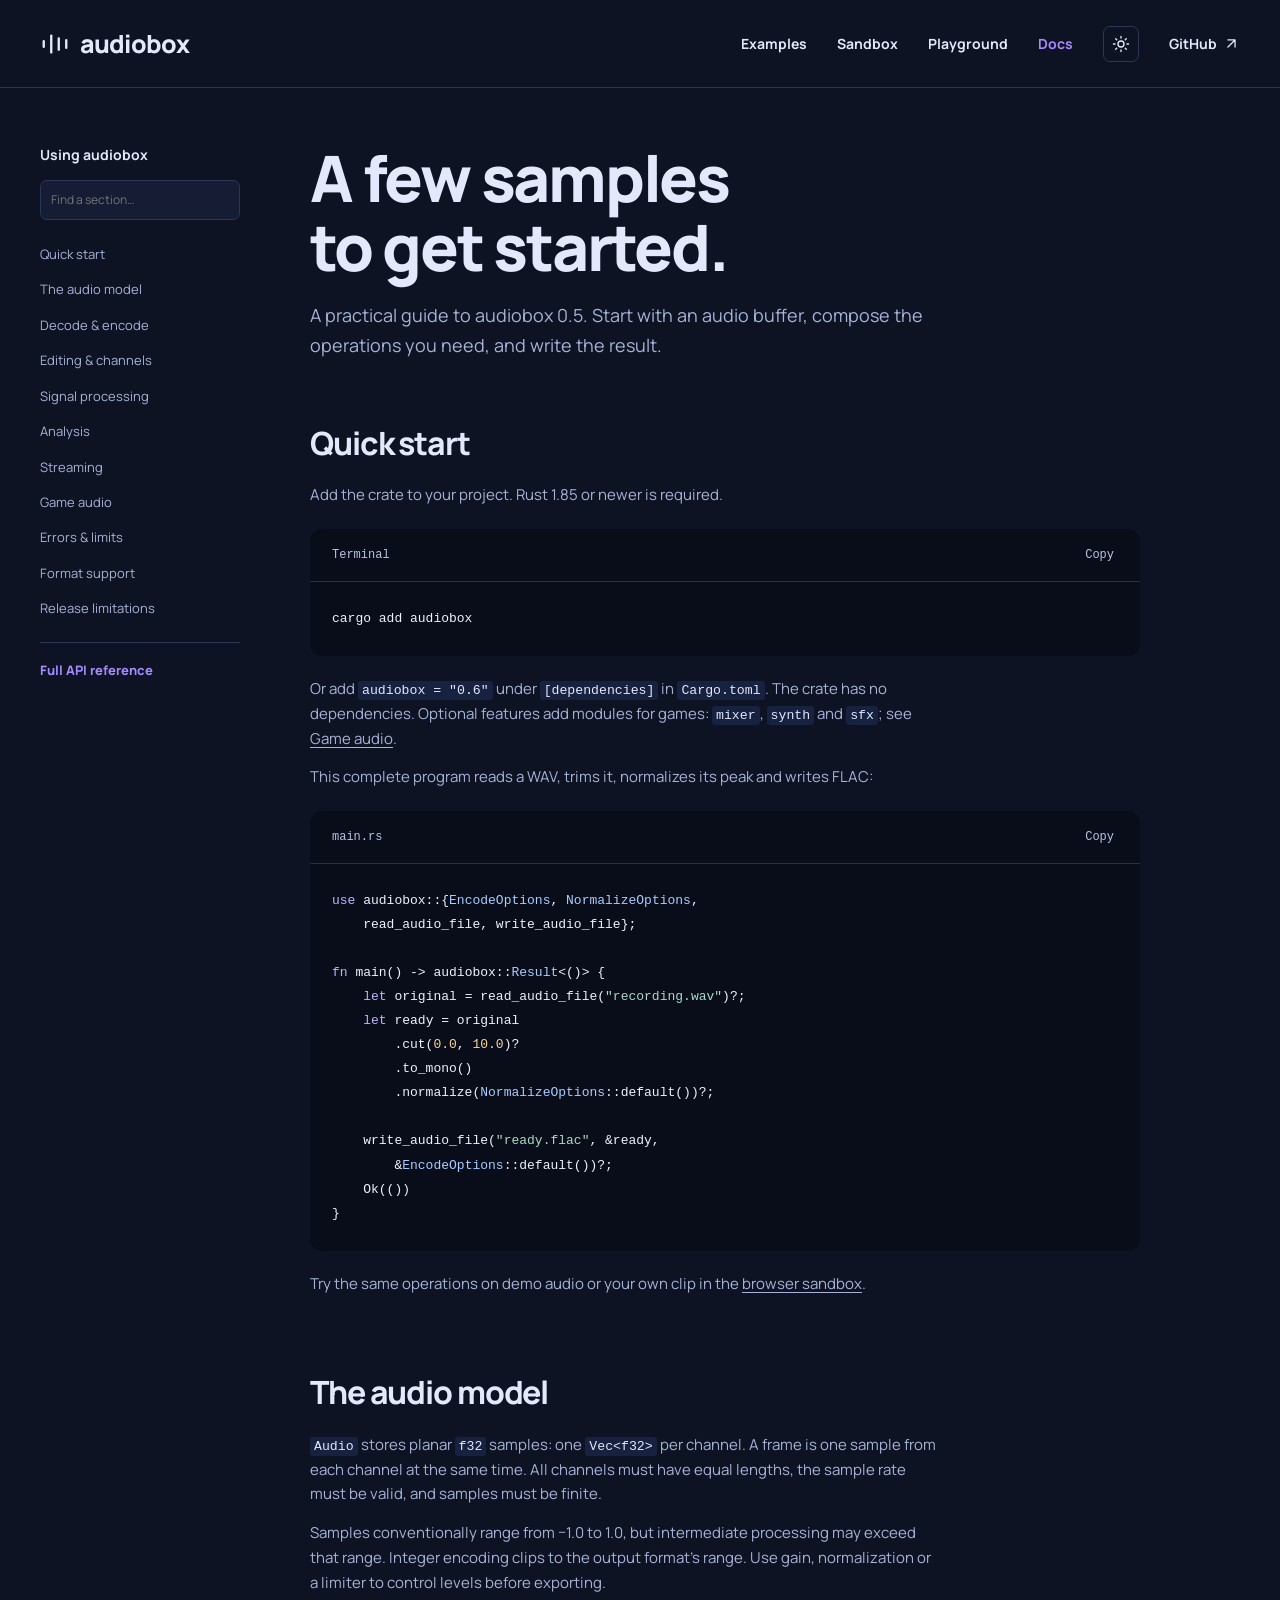
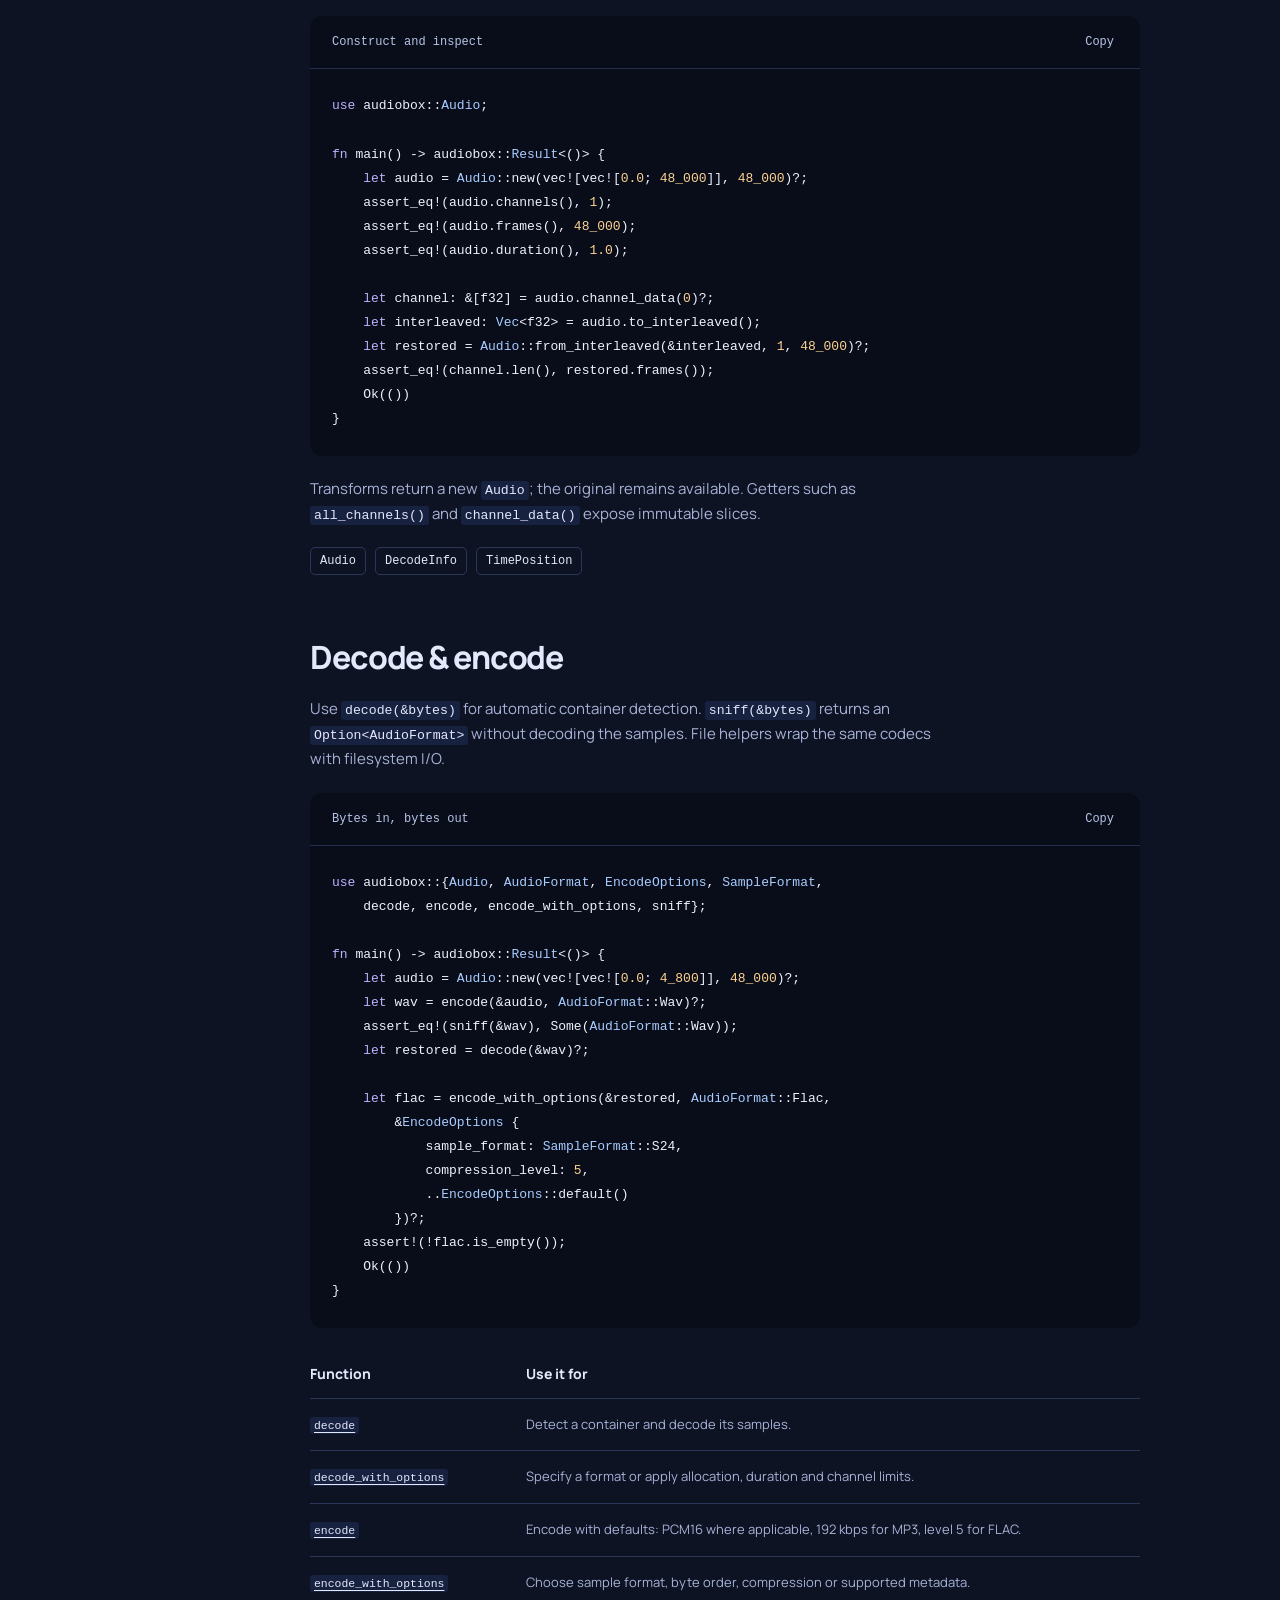
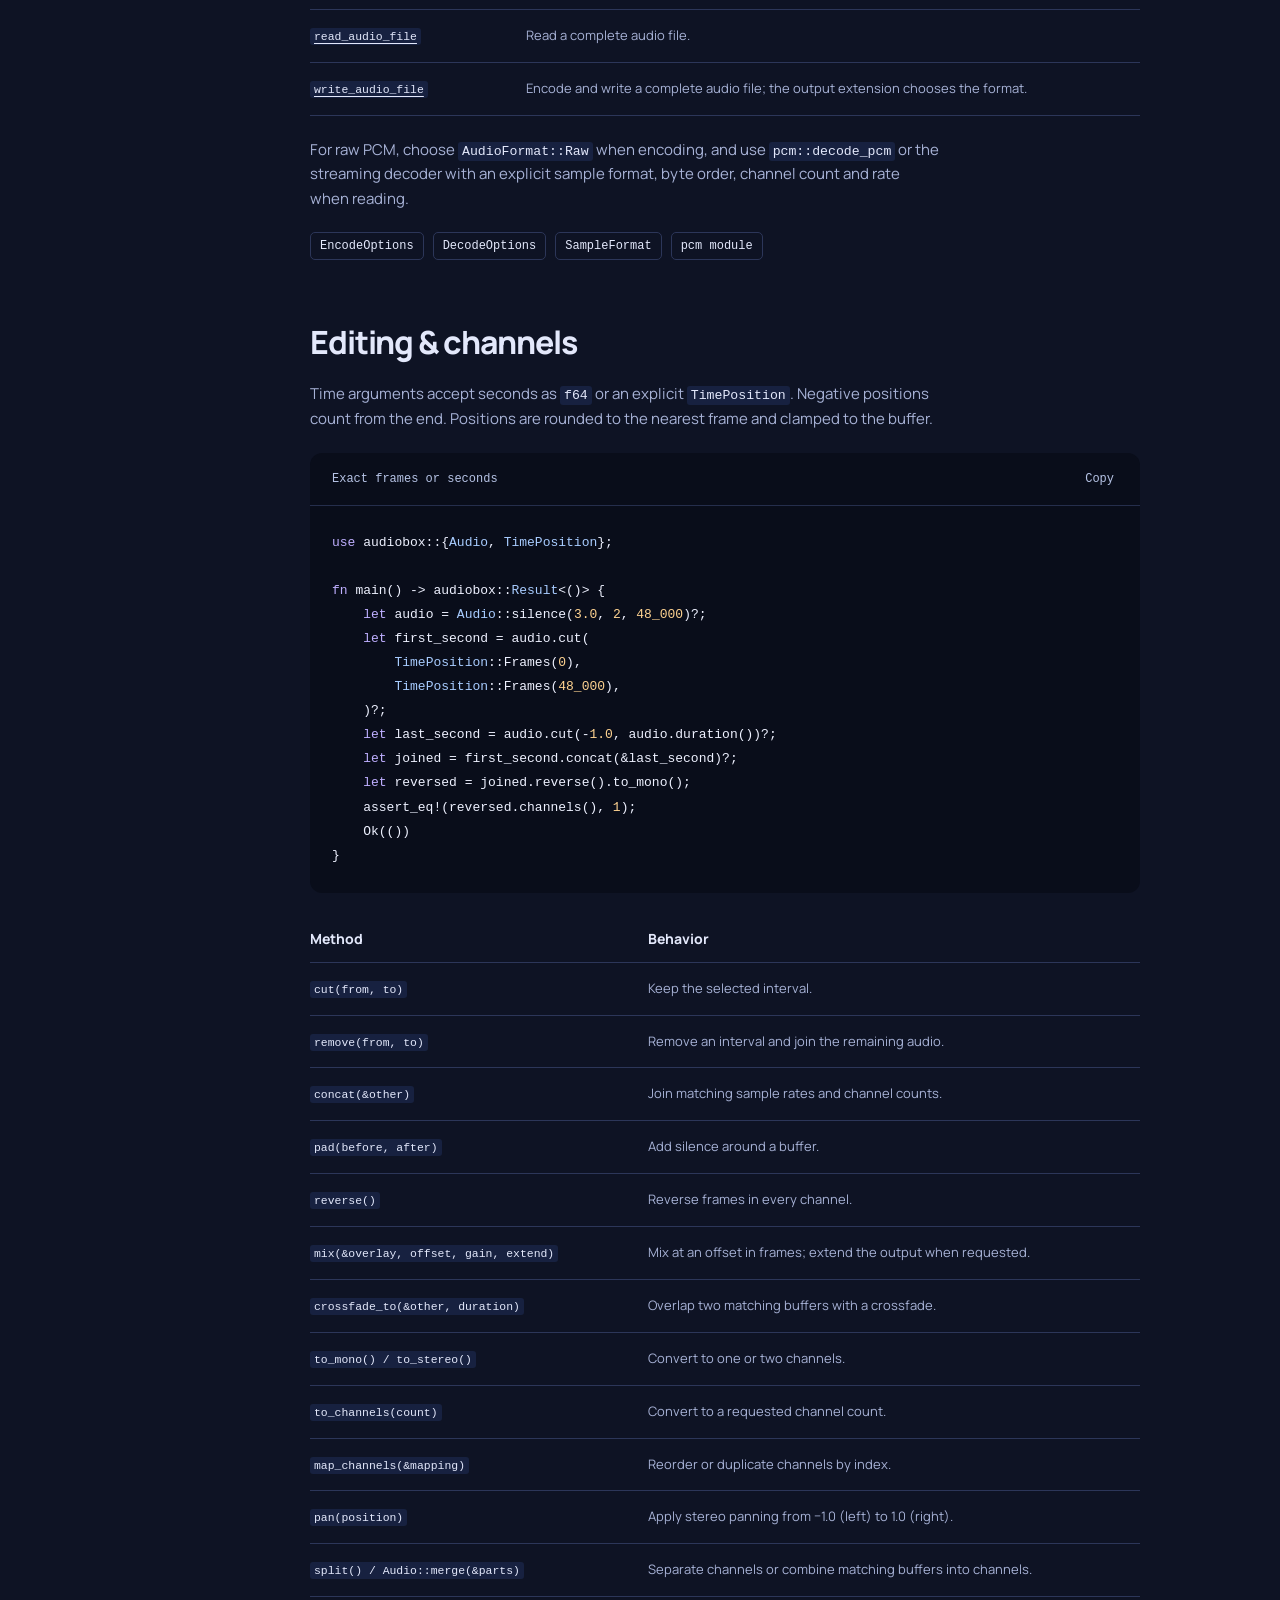
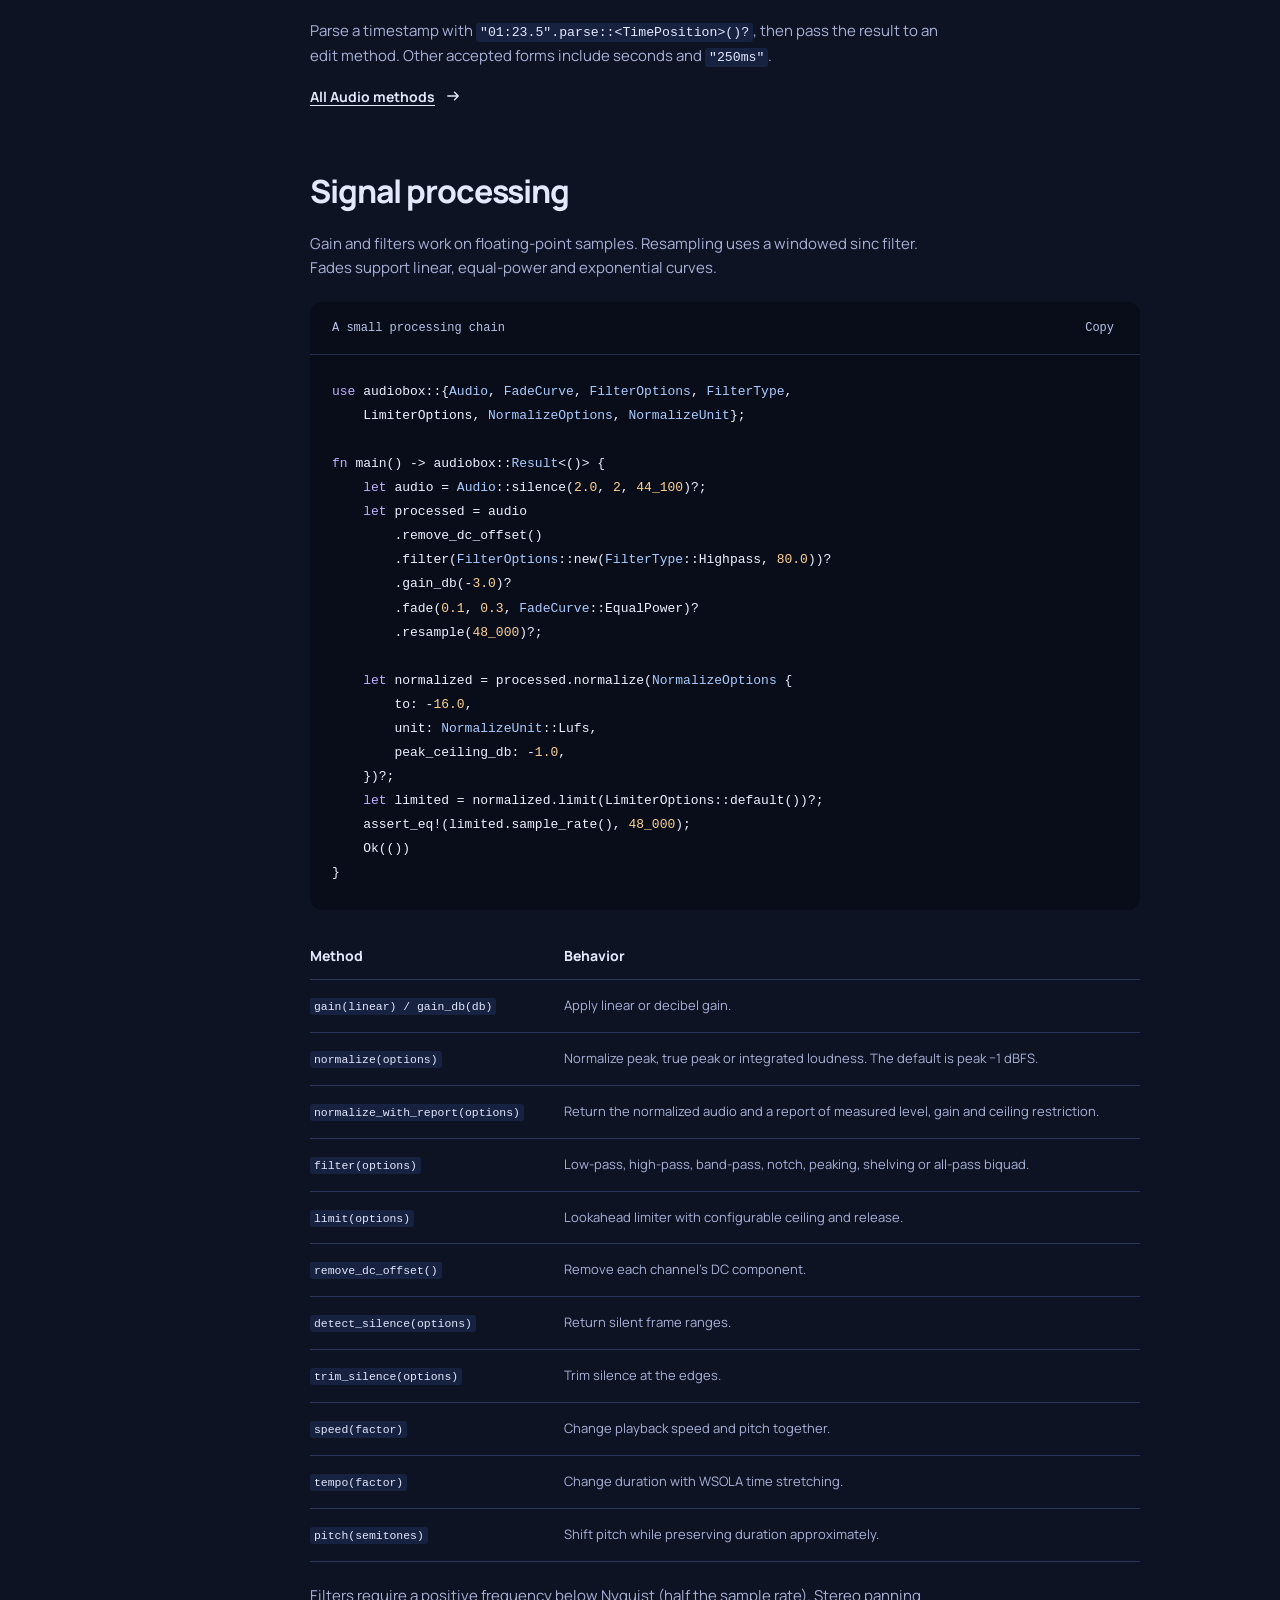
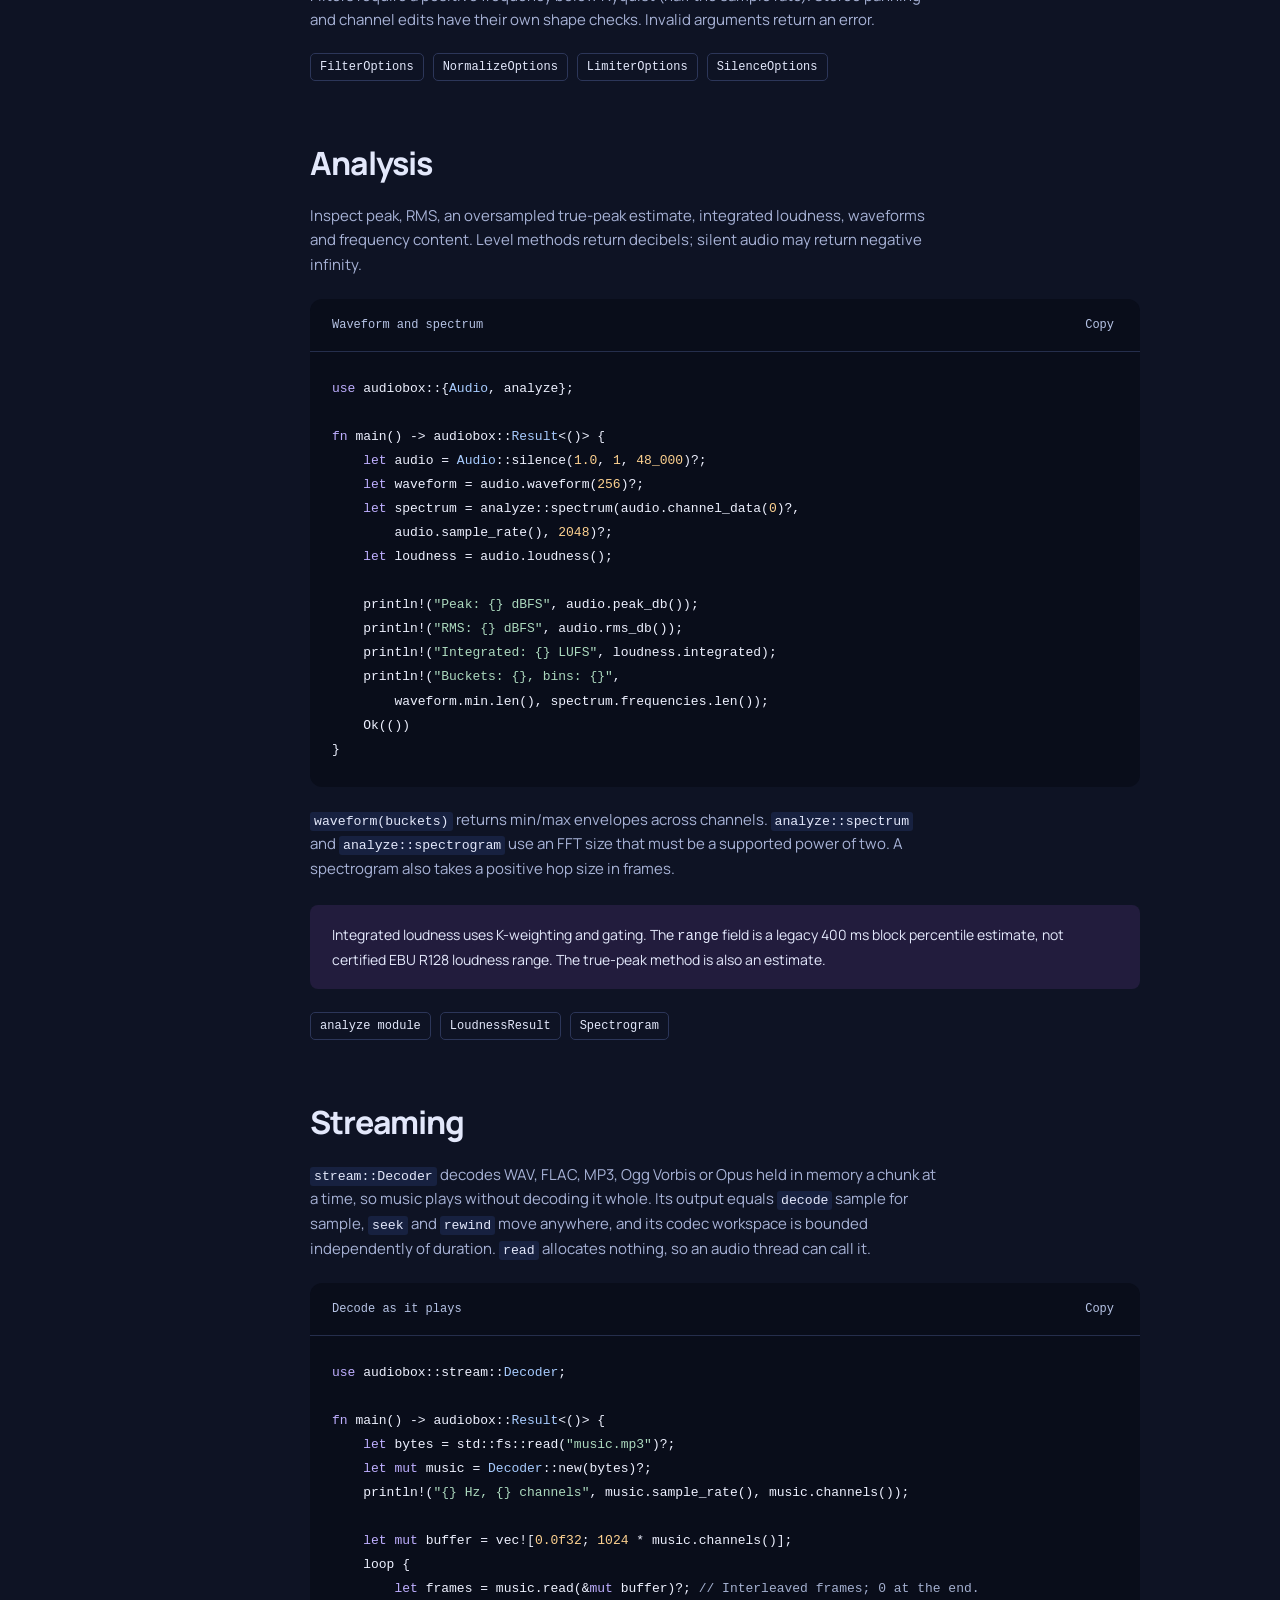
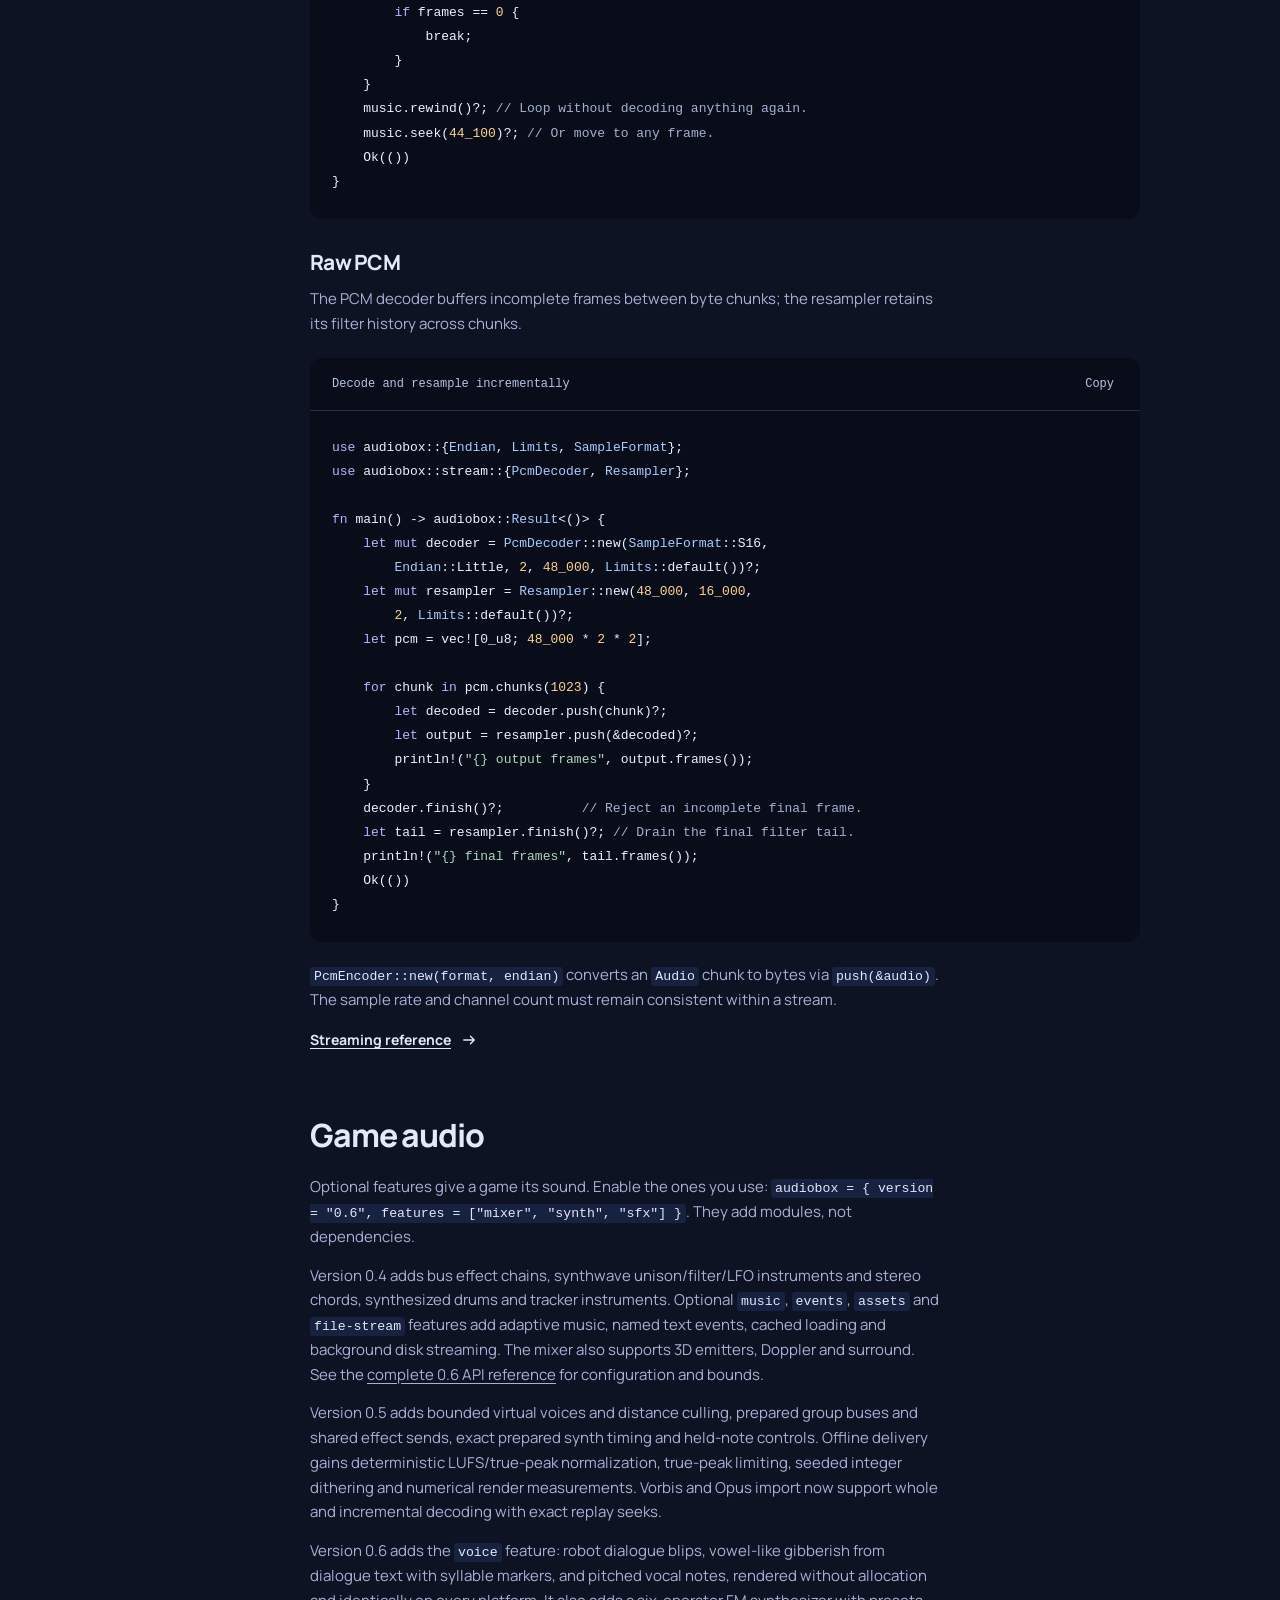
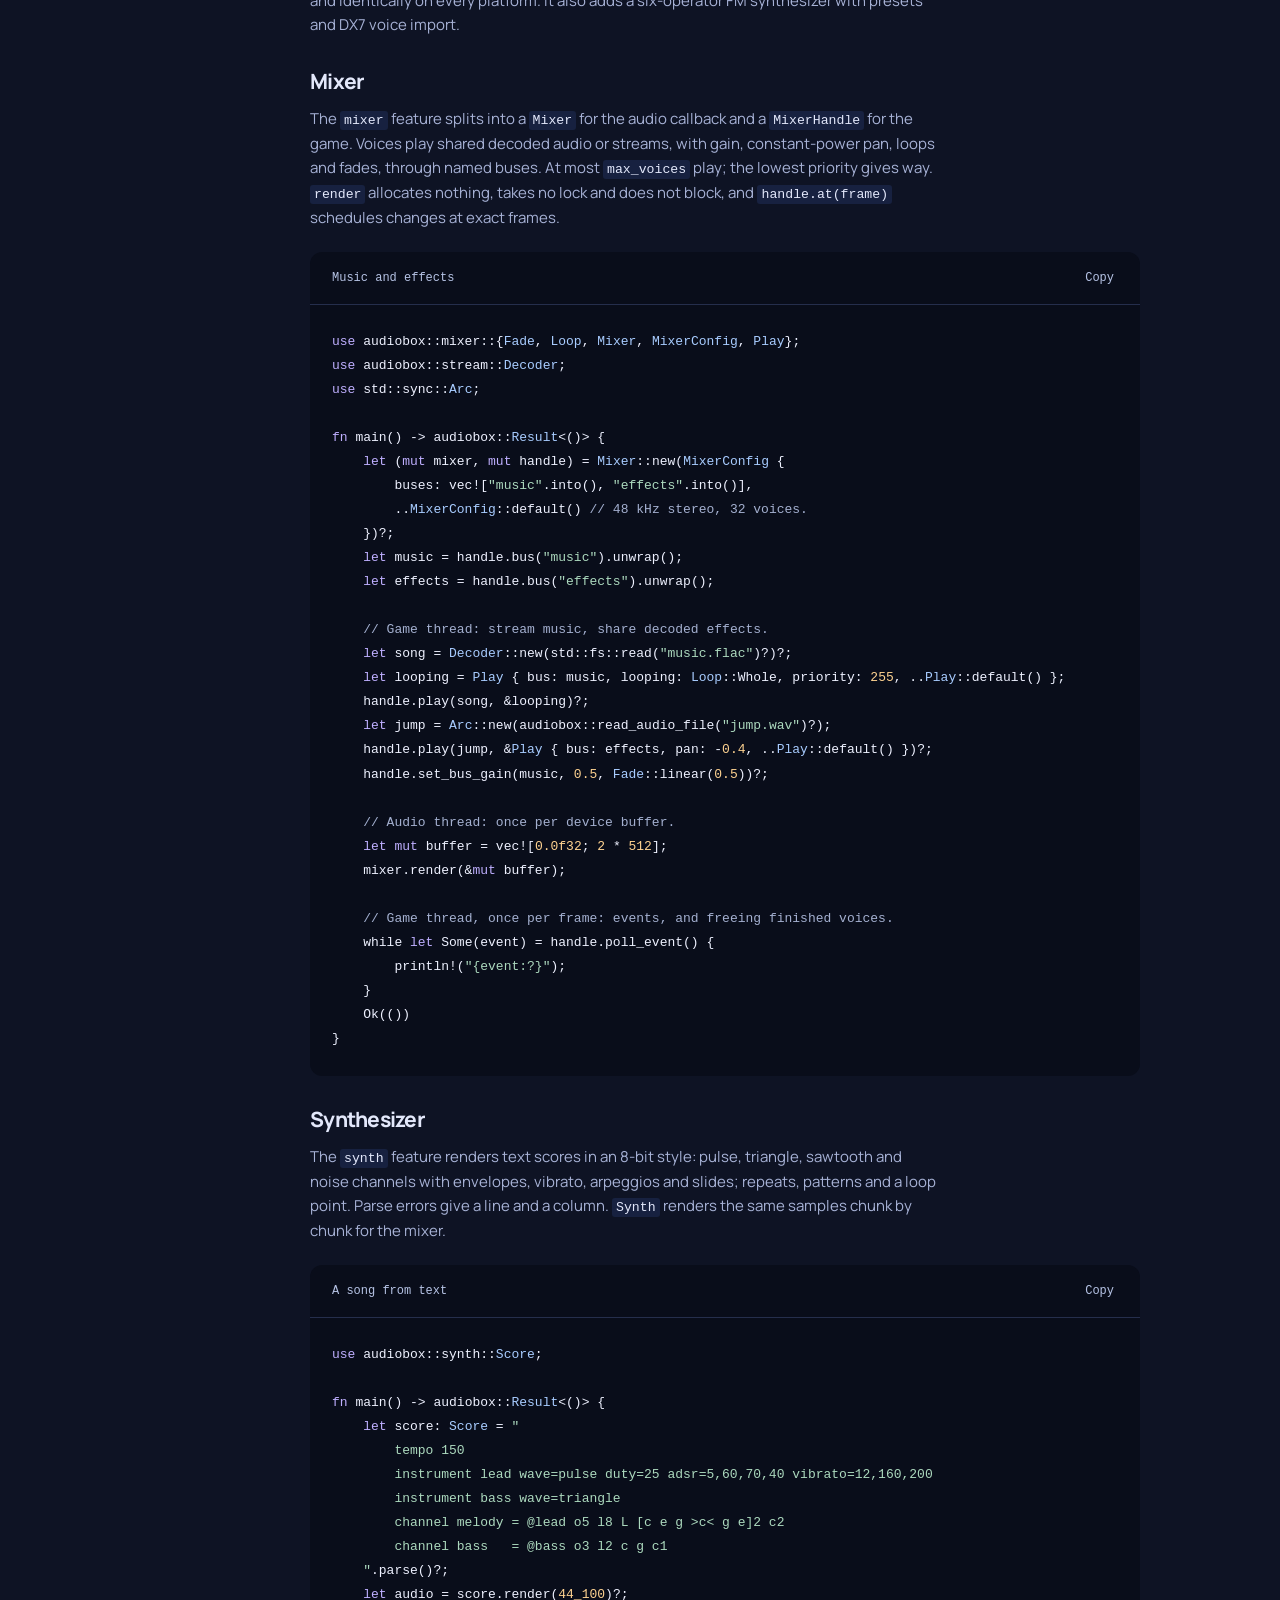
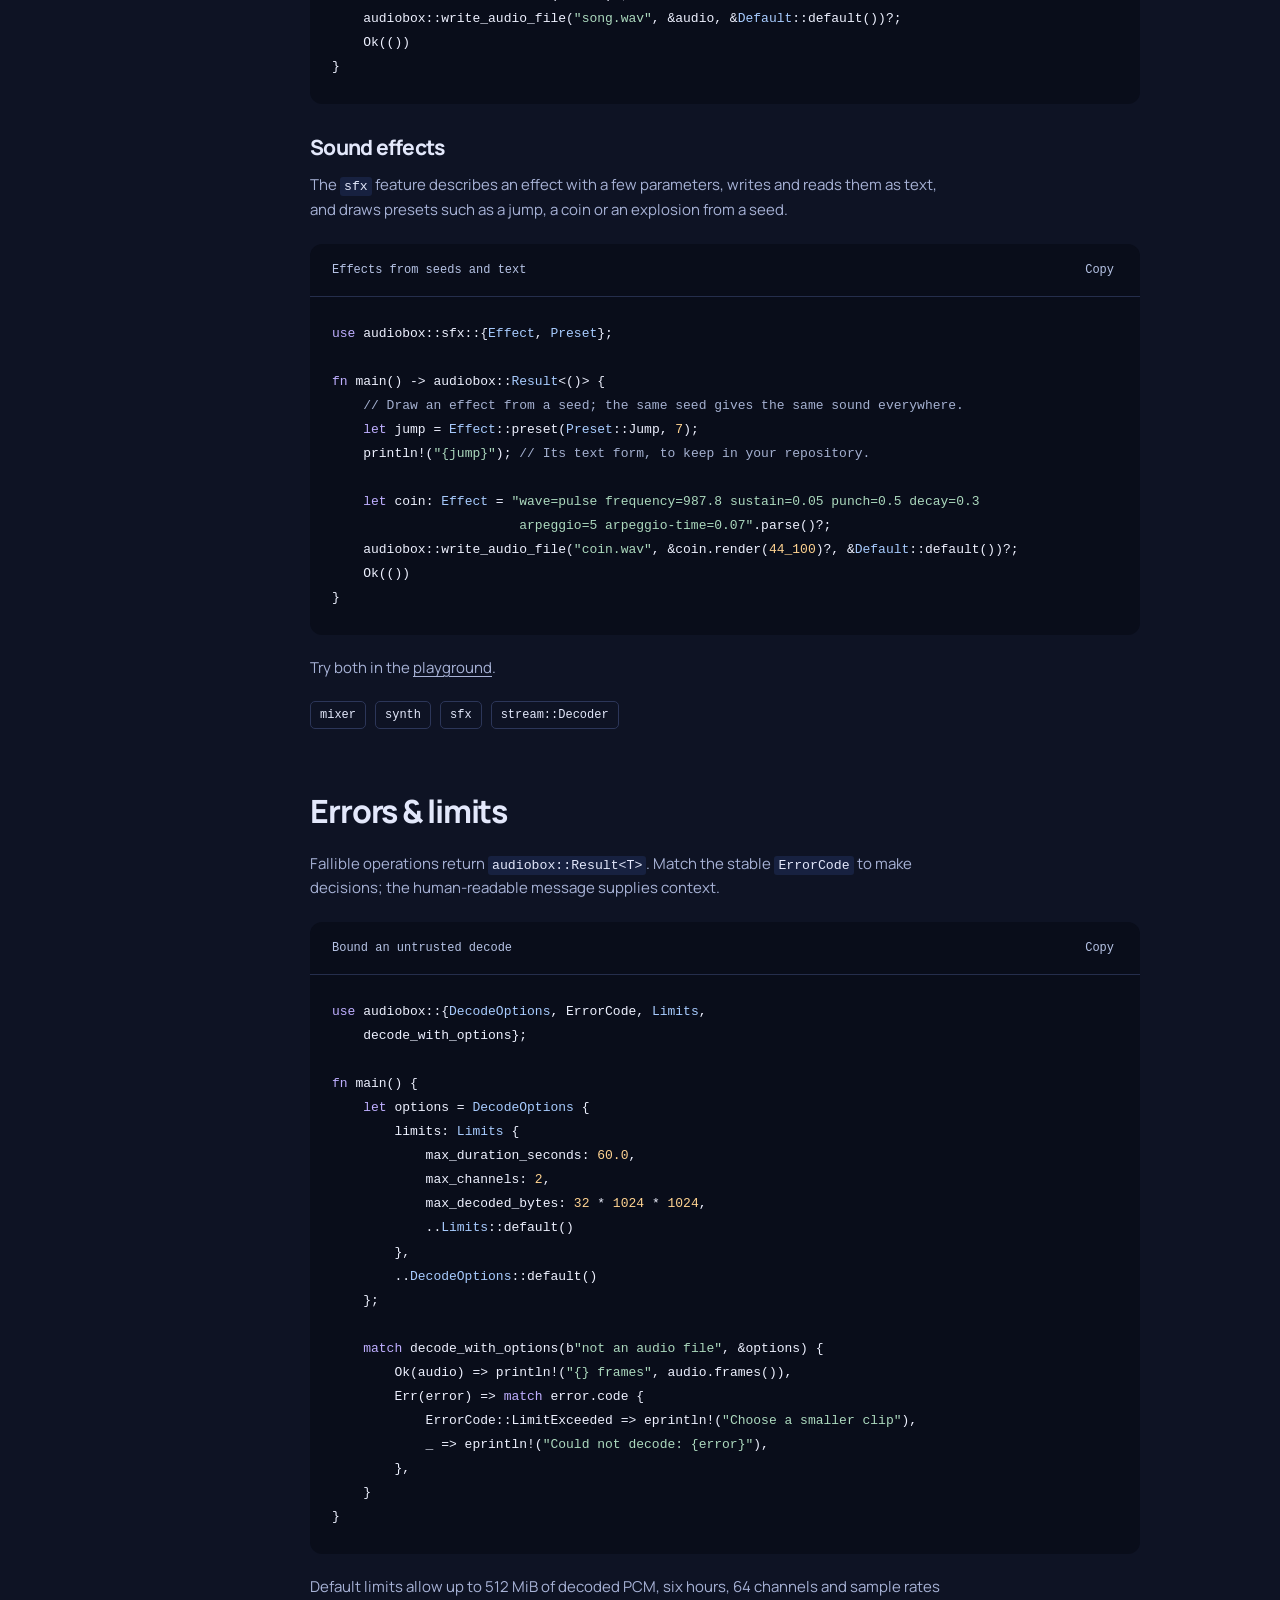
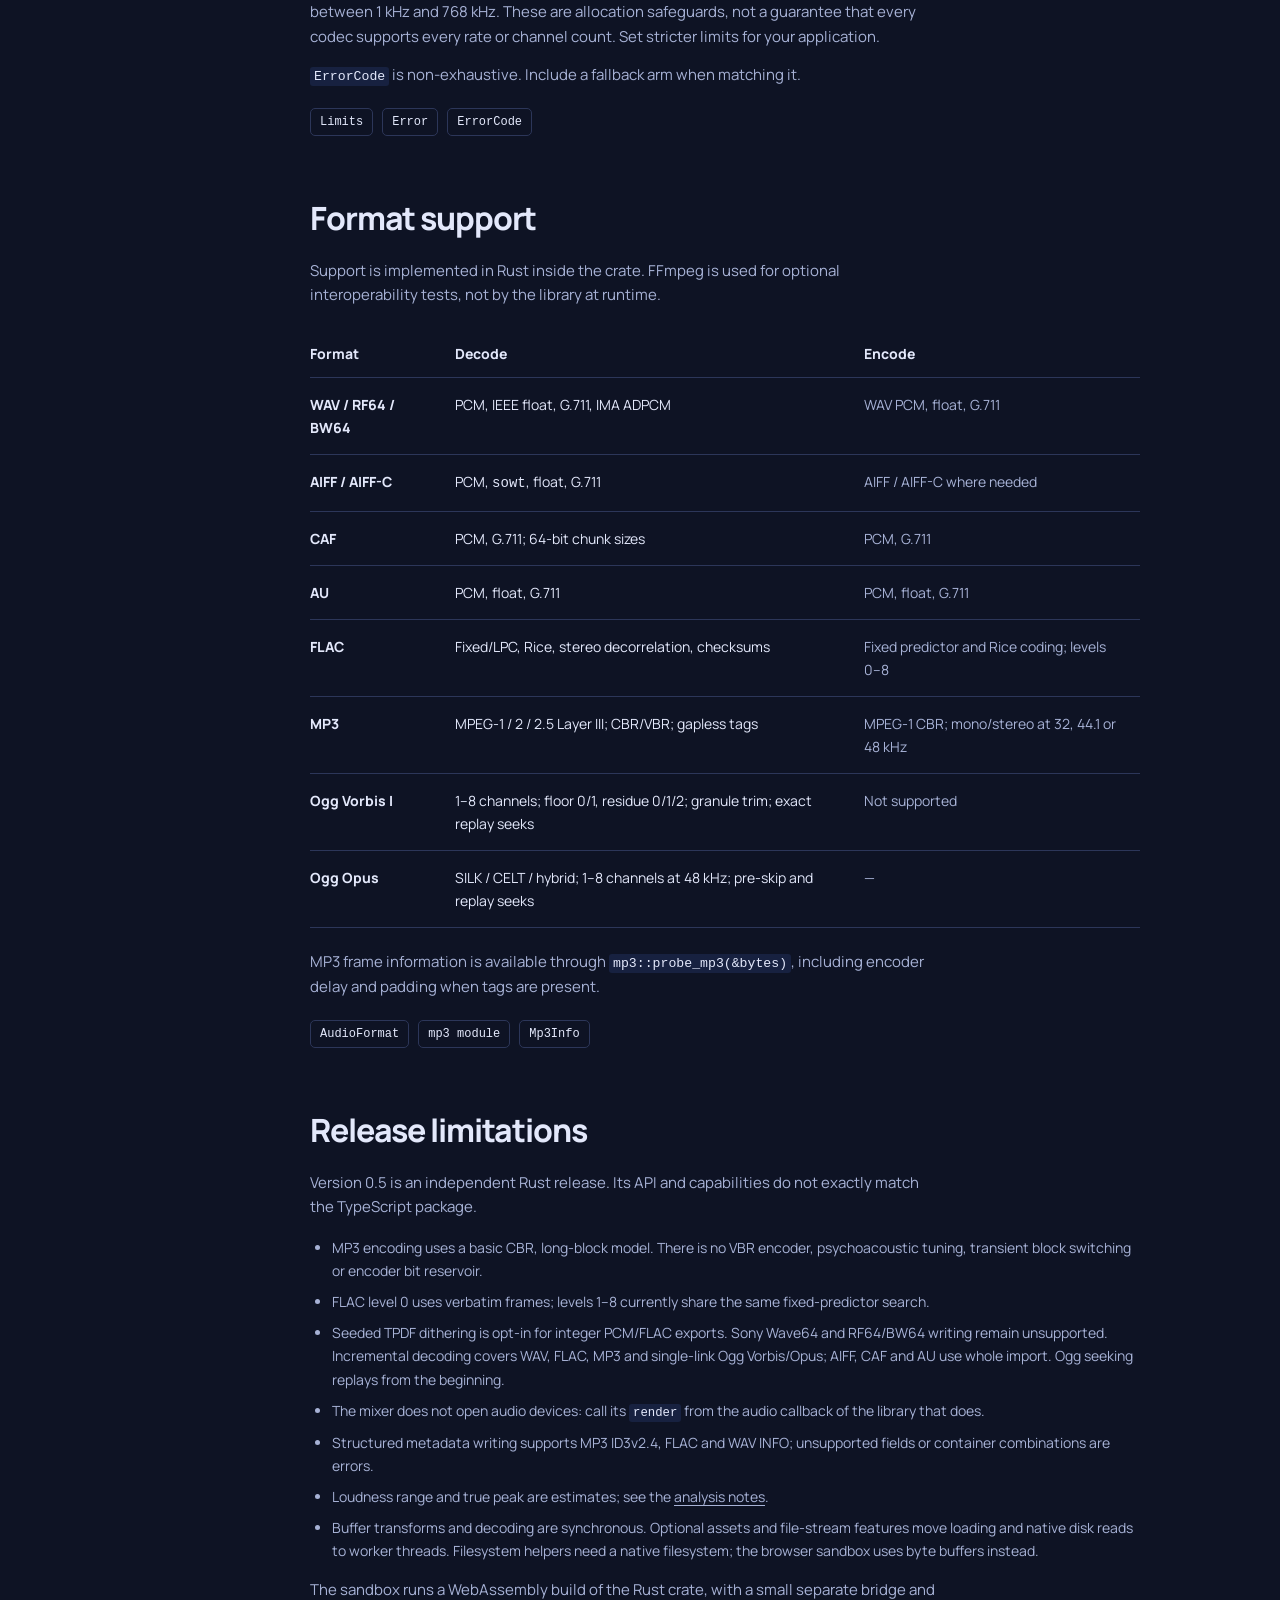
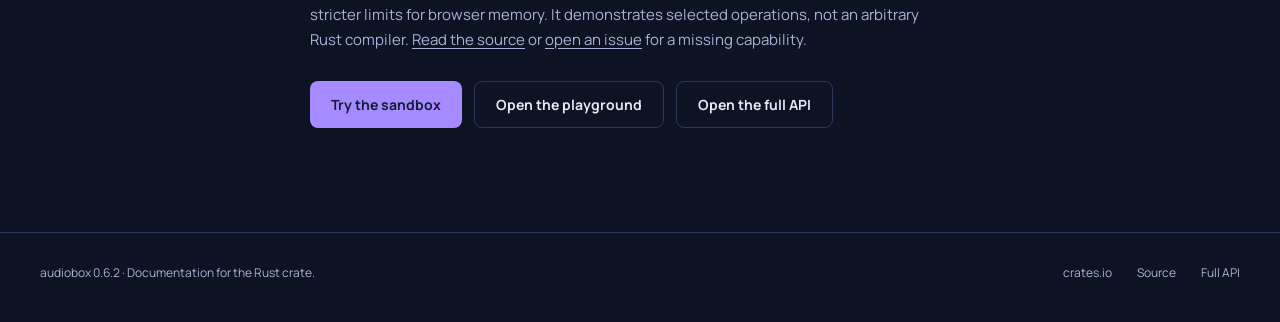
<file: site/docs/index.html>
<!doctype html>
<html lang="en"><head><meta charset="utf-8"><meta name="viewport" content="width=device-width, initial-scale=1"><title>Documentation — audiobox</title><meta name="description" content="Learn audiobox for Rust: immutable planar audio, decoding and encoding, editing, filters, resampling, loudness, PCM streaming, errors and limits."><meta name="theme-color" content="#0e1324"><script>try{document.documentElement.dataset.theme=localStorage.getItem("audiobox-theme")||"dark"}catch(e){document.documentElement.dataset.theme="dark"}</script><link rel="icon" href="../assets/favicon.svg" type="image/svg+xml"><link rel="stylesheet" href="../assets/site.css"><script type="module" src="../assets/docs.js"></script></head><body>
<a class="skip" href="#main">Skip to content</a><header class="header"><nav class="nav wrap" aria-label="Main navigation"><a class="brand" href="../" aria-label="audiobox home"><svg viewBox="0 0 32 32" aria-hidden="true"><path d="M4 13v6m8-12v18m8-15v12m8-10v8"/></svg>audiobox</a><div class="nav-links"><a class="nav-examples" href="../#examples">Examples</a><a href="../sandbox.html">Sandbox</a><a href="../playground.html">Playground</a><a href="./" aria-current="page">Docs</a><button class="theme-toggle" id="theme-toggle" type="button" aria-label="Switch to light theme"><svg class="icon-sun" viewBox="0 0 24 24" aria-hidden="true"><circle cx="12" cy="12" r="4"/><path d="M12 2v2m0 16v2M4.9 4.9l1.4 1.4m11.4 11.4 1.4 1.4M2 12h2m16 0h2M4.9 19.1l1.4-1.4M17.7 6.3l1.4-1.4"/></svg><svg class="icon-moon" viewBox="0 0 24 24" aria-hidden="true"><path d="M20 14.5A8 8 0 0 1 9.5 4a8 8 0 1 0 10.5 10.5Z"/></svg></button><a class="repo" href="https://github.com/jmsansan/audiobox-rs">GitHub<svg viewBox="0 0 24 24" aria-hidden="true"><path d="M7 17 17 7M7 7h10v10"/></svg></a></div></nav></header>
<div class="wrap docs-layout"><aside class="docs-sidebar" aria-label="Documentation navigation"><strong>Using audiobox</strong><label class="skip" for="docs-search">Find a guide section</label><input class="docs-search" type="search" id="docs-search" placeholder="Find a section…" aria-label="Find a guide section"><nav id="docs-nav"><a href="#quick-start">Quick start</a><a href="#audio-model">The audio model</a><a href="#io">Decode &amp; encode</a><a href="#editing">Editing &amp; channels</a><a href="#dsp">Signal processing</a><a href="#analysis">Analysis</a><a href="#streaming">Streaming</a><a href="#game-audio">Game audio</a><a href="#errors">Errors &amp; limits</a><a href="#formats">Format support</a><a href="#limitations">Release limitations</a><a class="reference-link" href="../api/audiobox/">Full API reference</a></nav><p class="status" id="search-status" role="status"></p></aside>
<main id="main" class="docs-main"><h1>A few samples<br>to get started.</h1><p class="docs-lead">A practical guide to audiobox 0.5. Start with an audio buffer, compose the operations you need, and write the result.</p>
<section class="docs-section" id="quick-start"><h2>Quick start</h2><p>Add the crate to your project. Rust 1.85 or newer is required.</p><div class="code-panel"><div class="code-toolbar"><span>Terminal</span><button class="copy-code" data-copy-target="install-code">Copy</button></div><pre><code id="install-code">cargo add audiobox</code></pre></div><p>Or add <code>audiobox = "0.6"</code> under <code>[dependencies]</code> in <code>Cargo.toml</code>. The crate has no dependencies. Optional features add modules for games: <code>mixer</code>, <code>synth</code> and <code>sfx</code>; see <a href="#game-audio">Game audio</a>.</p><p>This complete program reads a WAV, trims it, normalizes its peak and writes FLAC:</p><div class="code-panel"><div class="code-toolbar"><span>main.rs</span><button class="copy-code" data-copy-target="quick-code">Copy</button></div><pre><code id="quick-code" class="language-rust">use audiobox::{EncodeOptions, NormalizeOptions,
    read_audio_file, write_audio_file};

fn main() -&gt; audiobox::Result&lt;()&gt; {
    let original = read_audio_file("recording.wav")?;
    let ready = original
        .cut(0.0, 10.0)?
        .to_mono()
        .normalize(NormalizeOptions::default())?;

    write_audio_file("ready.flac", &amp;ready,
        &amp;EncodeOptions::default())?;
    Ok(())
}</code></pre></div><p>Try the same operations on demo audio or your own clip in the <a href="../sandbox.html">browser sandbox</a>.</p></section>
<section class="docs-section" id="audio-model"><h2>The audio model</h2><p><code>Audio</code> stores planar <code>f32</code> samples: one <code>Vec&lt;f32&gt;</code> per channel. A frame is one sample from each channel at the same time. All channels must have equal lengths, the sample rate must be valid, and samples must be finite.</p><p>Samples conventionally range from −1.0 to 1.0, but intermediate processing may exceed that range. Integer encoding clips to the output format's range. Use gain, normalization or a limiter to control levels before exporting.</p><div class="code-panel"><div class="code-toolbar"><span>Construct and inspect</span><button class="copy-code" data-copy-target="model-code">Copy</button></div><pre><code id="model-code" class="language-rust">use audiobox::Audio;

fn main() -&gt; audiobox::Result&lt;()&gt; {
    let audio = Audio::new(vec![vec![0.0; 48_000]], 48_000)?;
    assert_eq!(audio.channels(), 1);
    assert_eq!(audio.frames(), 48_000);
    assert_eq!(audio.duration(), 1.0);

    let channel: &amp;[f32] = audio.channel_data(0)?;
    let interleaved: Vec&lt;f32&gt; = audio.to_interleaved();
    let restored = Audio::from_interleaved(&amp;interleaved, 1, 48_000)?;
    assert_eq!(channel.len(), restored.frames());
    Ok(())
}</code></pre></div><p>Transforms return a new <code>Audio</code>; the original remains available. Getters such as <code>all_channels()</code> and <code>channel_data()</code> expose immutable slices.</p><div class="method-links"><a href="../api/audiobox/struct.Audio.html">Audio</a><a href="../api/audiobox/struct.DecodeInfo.html">DecodeInfo</a><a href="../api/audiobox/enum.TimePosition.html">TimePosition</a></div></section>
<section class="docs-section" id="io"><h2>Decode &amp; encode</h2><p>Use <code>decode(&amp;bytes)</code> for automatic container detection. <code>sniff(&amp;bytes)</code> returns an <code>Option&lt;AudioFormat&gt;</code> without decoding the samples. File helpers wrap the same codecs with filesystem I/O.</p><div class="code-panel"><div class="code-toolbar"><span>Bytes in, bytes out</span><button class="copy-code" data-copy-target="io-code">Copy</button></div><pre><code id="io-code" class="language-rust">use audiobox::{Audio, AudioFormat, EncodeOptions, SampleFormat,
    decode, encode, encode_with_options, sniff};

fn main() -&gt; audiobox::Result&lt;()&gt; {
    let audio = Audio::new(vec![vec![0.0; 4_800]], 48_000)?;
    let wav = encode(&amp;audio, AudioFormat::Wav)?;
    assert_eq!(sniff(&amp;wav), Some(AudioFormat::Wav));
    let restored = decode(&amp;wav)?;

    let flac = encode_with_options(&amp;restored, AudioFormat::Flac,
        &amp;EncodeOptions {
            sample_format: SampleFormat::S24,
            compression_level: 5,
            ..EncodeOptions::default()
        })?;
    assert!(!flac.is_empty());
    Ok(())
}</code></pre></div><div class="table-scroll"><table class="api-table"><thead><tr><th>Function</th><th>Use it for</th></tr></thead><tbody><tr><td><a href="../api/audiobox/fn.decode.html"><code>decode</code></a></td><td>Detect a container and decode its samples.</td></tr><tr><td><a href="../api/audiobox/fn.decode_with_options.html"><code>decode_with_options</code></a></td><td>Specify a format or apply allocation, duration and channel limits.</td></tr><tr><td><a href="../api/audiobox/fn.encode.html"><code>encode</code></a></td><td>Encode with defaults: PCM16 where applicable, 192 kbps for MP3, level 5 for FLAC.</td></tr><tr><td><a href="../api/audiobox/fn.encode_with_options.html"><code>encode_with_options</code></a></td><td>Choose sample format, byte order, compression or supported metadata.</td></tr><tr><td><a href="../api/audiobox/fn.read_audio_file.html"><code>read_audio_file</code></a></td><td>Read a complete audio file.</td></tr><tr><td><a href="../api/audiobox/fn.write_audio_file.html"><code>write_audio_file</code></a></td><td>Encode and write a complete audio file; the output extension chooses the format.</td></tr></tbody></table></div><p>For raw PCM, choose <code>AudioFormat::Raw</code> when encoding, and use <code>pcm::decode_pcm</code> or the streaming decoder with an explicit sample format, byte order, channel count and rate when reading.</p><div class="method-links"><a href="../api/audiobox/struct.EncodeOptions.html">EncodeOptions</a><a href="../api/audiobox/struct.DecodeOptions.html">DecodeOptions</a><a href="../api/audiobox/enum.SampleFormat.html">SampleFormat</a><a href="../api/audiobox/pcm/index.html">pcm module</a></div></section>
<section class="docs-section" id="editing"><h2>Editing &amp; channels</h2><p>Time arguments accept seconds as <code>f64</code> or an explicit <code>TimePosition</code>. Negative positions count from the end. Positions are rounded to the nearest frame and clamped to the buffer.</p><div class="code-panel"><div class="code-toolbar"><span>Exact frames or seconds</span><button class="copy-code" data-copy-target="edit-code">Copy</button></div><pre><code id="edit-code" class="language-rust">use audiobox::{Audio, TimePosition};

fn main() -&gt; audiobox::Result&lt;()&gt; {
    let audio = Audio::silence(3.0, 2, 48_000)?;
    let first_second = audio.cut(
        TimePosition::Frames(0),
        TimePosition::Frames(48_000),
    )?;
    let last_second = audio.cut(-1.0, audio.duration())?;
    let joined = first_second.concat(&amp;last_second)?;
    let reversed = joined.reverse().to_mono();
    assert_eq!(reversed.channels(), 1);
    Ok(())
}</code></pre></div><div class="table-scroll"><table class="api-table"><thead><tr><th>Method</th><th>Behavior</th></tr></thead><tbody><tr><td><code>cut(from, to)</code></td><td>Keep the selected interval.</td></tr><tr><td><code>remove(from, to)</code></td><td>Remove an interval and join the remaining audio.</td></tr><tr><td><code>concat(&amp;other)</code></td><td>Join matching sample rates and channel counts.</td></tr><tr><td><code>pad(before, after)</code></td><td>Add silence around a buffer.</td></tr><tr><td><code>reverse()</code></td><td>Reverse frames in every channel.</td></tr><tr><td><code>mix(&amp;overlay, offset, gain, extend)</code></td><td>Mix at an offset in frames; extend the output when requested.</td></tr><tr><td><code>crossfade_to(&amp;other, duration)</code></td><td>Overlap two matching buffers with a crossfade.</td></tr><tr><td><code>to_mono() / to_stereo()</code></td><td>Convert to one or two channels.</td></tr><tr><td><code>to_channels(count)</code></td><td>Convert to a requested channel count.</td></tr><tr><td><code>map_channels(&amp;mapping)</code></td><td>Reorder or duplicate channels by index.</td></tr><tr><td><code>pan(position)</code></td><td>Apply stereo panning from −1.0 (left) to 1.0 (right).</td></tr><tr><td><code>split() / Audio::merge(&amp;parts)</code></td><td>Separate channels or combine matching buffers into channels.</td></tr></tbody></table></div><p>Parse a timestamp with <code>"01:23.5".parse::&lt;TimePosition&gt;()?</code>, then pass the result to an edit method. Other accepted forms include seconds and <code>"250ms"</code>.</p><a class="text-link" href="../api/audiobox/struct.Audio.html">All Audio methods<svg viewBox="0 0 24 24" aria-hidden="true"><path d="M5 12h14m-5-5 5 5-5 5"/></svg></a></section>
<section class="docs-section" id="dsp"><h2>Signal processing</h2><p>Gain and filters work on floating-point samples. Resampling uses a windowed sinc filter. Fades support linear, equal-power and exponential curves.</p><div class="code-panel"><div class="code-toolbar"><span>A small processing chain</span><button class="copy-code" data-copy-target="dsp-code">Copy</button></div><pre><code id="dsp-code" class="language-rust">use audiobox::{Audio, FadeCurve, FilterOptions, FilterType,
    LimiterOptions, NormalizeOptions, NormalizeUnit};

fn main() -&gt; audiobox::Result&lt;()&gt; {
    let audio = Audio::silence(2.0, 2, 44_100)?;
    let processed = audio
        .remove_dc_offset()
        .filter(FilterOptions::new(FilterType::Highpass, 80.0))?
        .gain_db(-3.0)?
        .fade(0.1, 0.3, FadeCurve::EqualPower)?
        .resample(48_000)?;

    let normalized = processed.normalize(NormalizeOptions {
        to: -16.0,
        unit: NormalizeUnit::Lufs,
        peak_ceiling_db: -1.0,
    })?;
    let limited = normalized.limit(LimiterOptions::default())?;
    assert_eq!(limited.sample_rate(), 48_000);
    Ok(())
}</code></pre></div><div class="table-scroll"><table class="api-table"><thead><tr><th>Method</th><th>Behavior</th></tr></thead><tbody><tr><td><code>gain(linear) / gain_db(db)</code></td><td>Apply linear or decibel gain.</td></tr><tr><td><code>normalize(options)</code></td><td>Normalize peak, true peak or integrated loudness. The default is peak −1 dBFS.</td></tr><tr><td><code>normalize_with_report(options)</code></td><td>Return the normalized audio and a report of measured level, gain and ceiling restriction.</td></tr><tr><td><code>filter(options)</code></td><td>Low-pass, high-pass, band-pass, notch, peaking, shelving or all-pass biquad.</td></tr><tr><td><code>limit(options)</code></td><td>Lookahead limiter with configurable ceiling and release.</td></tr><tr><td><code>remove_dc_offset()</code></td><td>Remove each channel's DC component.</td></tr><tr><td><code>detect_silence(options)</code></td><td>Return silent frame ranges.</td></tr><tr><td><code>trim_silence(options)</code></td><td>Trim silence at the edges.</td></tr><tr><td><code>speed(factor)</code></td><td>Change playback speed and pitch together.</td></tr><tr><td><code>tempo(factor)</code></td><td>Change duration with WSOLA time stretching.</td></tr><tr><td><code>pitch(semitones)</code></td><td>Shift pitch while preserving duration approximately.</td></tr></tbody></table></div><p>Filters require a positive frequency below Nyquist (half the sample rate). Stereo panning and channel edits have their own shape checks. Invalid arguments return an error.</p><div class="method-links"><a href="../api/audiobox/struct.FilterOptions.html">FilterOptions</a><a href="../api/audiobox/struct.NormalizeOptions.html">NormalizeOptions</a><a href="../api/audiobox/struct.LimiterOptions.html">LimiterOptions</a><a href="../api/audiobox/struct.SilenceOptions.html">SilenceOptions</a></div></section>
<section class="docs-section" id="analysis"><h2>Analysis</h2><p>Inspect peak, RMS, an oversampled true-peak estimate, integrated loudness, waveforms and frequency content. Level methods return decibels; silent audio may return negative infinity.</p><div class="code-panel"><div class="code-toolbar"><span>Waveform and spectrum</span><button class="copy-code" data-copy-target="analysis-code">Copy</button></div><pre><code id="analysis-code" class="language-rust">use audiobox::{Audio, analyze};

fn main() -&gt; audiobox::Result&lt;()&gt; {
    let audio = Audio::silence(1.0, 1, 48_000)?;
    let waveform = audio.waveform(256)?;
    let spectrum = analyze::spectrum(audio.channel_data(0)?,
        audio.sample_rate(), 2048)?;
    let loudness = audio.loudness();

    println!("Peak: {} dBFS", audio.peak_db());
    println!("RMS: {} dBFS", audio.rms_db());
    println!("Integrated: {} LUFS", loudness.integrated);
    println!("Buckets: {}, bins: {}",
        waveform.min.len(), spectrum.frequencies.len());
    Ok(())
}</code></pre></div><p><code>waveform(buckets)</code> returns min/max envelopes across channels. <code>analyze::spectrum</code> and <code>analyze::spectrogram</code> use an FFT size that must be a supported power of two. A spectrogram also takes a positive hop size in frames.</p><div class="callout">Integrated loudness uses K-weighting and gating. The <code>range</code> field is a legacy 400 ms block percentile estimate, not certified EBU R128 loudness range. The true-peak method is also an estimate.</div><div class="method-links"><a href="../api/audiobox/analyze/index.html">analyze module</a><a href="../api/audiobox/analyze/struct.LoudnessResult.html">LoudnessResult</a><a href="../api/audiobox/analyze/struct.Spectrogram.html">Spectrogram</a></div></section>
<section class="docs-section" id="streaming"><h2>Streaming</h2><p><code>stream::Decoder</code> decodes WAV, FLAC, MP3, Ogg Vorbis or Opus held in memory a chunk at a time, so music plays without decoding it whole. Its output equals <code>decode</code> sample for sample, <code>seek</code> and <code>rewind</code> move anywhere, and its codec workspace is bounded independently of duration. <code>read</code> allocates nothing, so an audio thread can call it.</p><div class="code-panel"><div class="code-toolbar"><span>Decode as it plays</span><button class="copy-code" data-copy-target="decoder-code">Copy</button></div><pre><code id="decoder-code" class="language-rust">use audiobox::stream::Decoder;

fn main() -&gt; audiobox::Result&lt;()&gt; {
    let bytes = std::fs::read("music.mp3")?;
    let mut music = Decoder::new(bytes)?;
    println!("{} Hz, {} channels", music.sample_rate(), music.channels());

    let mut buffer = vec![0.0f32; 1024 * music.channels()];
    loop {
        let frames = music.read(&amp;mut buffer)?; // Interleaved frames; 0 at the end.
        if frames == 0 {
            break;
        }
    }
    music.rewind()?; // Loop without decoding anything again.
    music.seek(44_100)?; // Or move to any frame.
    Ok(())
}</code></pre></div><h3>Raw PCM</h3><p>The PCM decoder buffers incomplete frames between byte chunks; the resampler retains its filter history across chunks.</p><div class="code-panel"><div class="code-toolbar"><span>Decode and resample incrementally</span><button class="copy-code" data-copy-target="stream-code">Copy</button></div><pre><code id="stream-code" class="language-rust">use audiobox::{Endian, Limits, SampleFormat};
use audiobox::stream::{PcmDecoder, Resampler};

fn main() -&gt; audiobox::Result&lt;()&gt; {
    let mut decoder = PcmDecoder::new(SampleFormat::S16,
        Endian::Little, 2, 48_000, Limits::default())?;
    let mut resampler = Resampler::new(48_000, 16_000,
        2, Limits::default())?;
    let pcm = vec![0_u8; 48_000 * 2 * 2];

    for chunk in pcm.chunks(1023) {
        let decoded = decoder.push(chunk)?;
        let output = resampler.push(&amp;decoded)?;
        println!("{} output frames", output.frames());
    }
    decoder.finish()?;          // Reject an incomplete final frame.
    let tail = resampler.finish()?; // Drain the final filter tail.
    println!("{} final frames", tail.frames());
    Ok(())
}</code></pre></div><p><code>PcmEncoder::new(format, endian)</code> converts an <code>Audio</code> chunk to bytes via <code>push(&amp;audio)</code>. The sample rate and channel count must remain consistent within a stream.</p><a class="text-link" href="../api/audiobox/stream/index.html">Streaming reference<svg viewBox="0 0 24 24" aria-hidden="true"><path d="M5 12h14m-5-5 5 5-5 5"/></svg></a></section>
<section class="docs-section" id="game-audio"><h2>Game audio</h2><p>Optional features give a game its sound. Enable the ones you use: <code>audiobox = { version = "0.6", features = ["mixer", "synth", "sfx"] }</code>. They add modules, not dependencies.</p><p>Version 0.4 adds bus effect chains, synthwave unison/filter/LFO instruments and stereo chords, synthesized drums and tracker instruments. Optional <code>music</code>, <code>events</code>, <code>assets</code> and <code>file-stream</code> features add adaptive music, named text events, cached loading and background disk streaming. The mixer also supports 3D emitters, Doppler and surround. See the <a href="../api/audiobox/">complete 0.6 API reference</a> for configuration and bounds.</p><p>Version 0.5 adds bounded virtual voices and distance culling, prepared group buses and shared effect sends, exact prepared synth timing and held-note controls. Offline delivery gains deterministic LUFS/true-peak normalization, true-peak limiting, seeded integer dithering and numerical render measurements. Vorbis and Opus import now support whole and incremental decoding with exact replay seeks.</p><p>Version 0.6 adds the <code>voice</code> feature: robot dialogue blips, vowel-like gibberish from dialogue text with syllable markers, and pitched vocal notes, rendered without allocation and identically on every platform. It also adds a six-operator FM synthesizer with presets and DX7 voice import.</p><h3>Mixer</h3><p>The <code>mixer</code> feature splits into a <code>Mixer</code> for the audio callback and a <code>MixerHandle</code> for the game. Voices play shared decoded audio or streams, with gain, constant-power pan, loops and fades, through named buses. At most <code>max_voices</code> play; the lowest priority gives way. <code>render</code> allocates nothing, takes no lock and does not block, and <code>handle.at(frame)</code> schedules changes at exact frames.</p><div class="code-panel"><div class="code-toolbar"><span>Music and effects</span><button class="copy-code" data-copy-target="mixer-code">Copy</button></div><pre><code id="mixer-code" class="language-rust">use audiobox::mixer::{Fade, Loop, Mixer, MixerConfig, Play};
use audiobox::stream::Decoder;
use std::sync::Arc;

fn main() -&gt; audiobox::Result&lt;()&gt; {
    let (mut mixer, mut handle) = Mixer::new(MixerConfig {
        buses: vec!["music".into(), "effects".into()],
        ..MixerConfig::default() // 48 kHz stereo, 32 voices.
    })?;
    let music = handle.bus("music").unwrap();
    let effects = handle.bus("effects").unwrap();

    // Game thread: stream music, share decoded effects.
    let song = Decoder::new(std::fs::read("music.flac")?)?;
    let looping = Play { bus: music, looping: Loop::Whole, priority: 255, ..Play::default() };
    handle.play(song, &amp;looping)?;
    let jump = Arc::new(audiobox::read_audio_file("jump.wav")?);
    handle.play(jump, &amp;Play { bus: effects, pan: -0.4, ..Play::default() })?;
    handle.set_bus_gain(music, 0.5, Fade::linear(0.5))?;

    // Audio thread: once per device buffer.
    let mut buffer = vec![0.0f32; 2 * 512];
    mixer.render(&amp;mut buffer);

    // Game thread, once per frame: events, and freeing finished voices.
    while let Some(event) = handle.poll_event() {
        println!("{event:?}");
    }
    Ok(())
}</code></pre></div><h3>Synthesizer</h3><p>The <code>synth</code> feature renders text scores in an 8-bit style: pulse, triangle, sawtooth and noise channels with envelopes, vibrato, arpeggios and slides; repeats, patterns and a loop point. Parse errors give a line and a column. <code>Synth</code> renders the same samples chunk by chunk for the mixer.</p><div class="code-panel"><div class="code-toolbar"><span>A song from text</span><button class="copy-code" data-copy-target="synth-code">Copy</button></div><pre><code id="synth-code" class="language-rust">use audiobox::synth::Score;

fn main() -&gt; audiobox::Result&lt;()&gt; {
    let score: Score = "
        tempo 150
        instrument lead wave=pulse duty=25 adsr=5,60,70,40 vibrato=12,160,200
        instrument bass wave=triangle
        channel melody = @lead o5 l8 L [c e g &gt;c&lt; g e]2 c2
        channel bass   = @bass o3 l2 c g c1
    ".parse()?;
    let audio = score.render(44_100)?;
    audiobox::write_audio_file("song.wav", &amp;audio, &amp;Default::default())?;
    Ok(())
}</code></pre></div><h3>Sound effects</h3><p>The <code>sfx</code> feature describes an effect with a few parameters, writes and reads them as text, and draws presets such as a jump, a coin or an explosion from a seed.</p><div class="code-panel"><div class="code-toolbar"><span>Effects from seeds and text</span><button class="copy-code" data-copy-target="sfx-code">Copy</button></div><pre><code id="sfx-code" class="language-rust">use audiobox::sfx::{Effect, Preset};

fn main() -&gt; audiobox::Result&lt;()&gt; {
    // Draw an effect from a seed; the same seed gives the same sound everywhere.
    let jump = Effect::preset(Preset::Jump, 7);
    println!("{jump}"); // Its text form, to keep in your repository.

    let coin: Effect = "wave=pulse frequency=987.8 sustain=0.05 punch=0.5 decay=0.3
                        arpeggio=5 arpeggio-time=0.07".parse()?;
    audiobox::write_audio_file("coin.wav", &amp;coin.render(44_100)?, &amp;Default::default())?;
    Ok(())
}</code></pre></div><p>Try both in the <a href="../playground.html">playground</a>.</p><div class="method-links"><a href="../api/audiobox/mixer/index.html">mixer</a><a href="../api/audiobox/synth/index.html">synth</a><a href="../api/audiobox/sfx/index.html">sfx</a><a href="../api/audiobox/stream/struct.Decoder.html">stream::Decoder</a></div></section><section class="docs-section" id="errors"><h2>Errors &amp; limits</h2><p>Fallible operations return <code>audiobox::Result&lt;T&gt;</code>. Match the stable <code>ErrorCode</code> to make decisions; the human-readable message supplies context.</p><div class="code-panel"><div class="code-toolbar"><span>Bound an untrusted decode</span><button class="copy-code" data-copy-target="error-code">Copy</button></div><pre><code id="error-code" class="language-rust">use audiobox::{DecodeOptions, ErrorCode, Limits,
    decode_with_options};

fn main() {
    let options = DecodeOptions {
        limits: Limits {
            max_duration_seconds: 60.0,
            max_channels: 2,
            max_decoded_bytes: 32 * 1024 * 1024,
            ..Limits::default()
        },
        ..DecodeOptions::default()
    };

    match decode_with_options(b"not an audio file", &amp;options) {
        Ok(audio) =&gt; println!("{} frames", audio.frames()),
        Err(error) =&gt; match error.code {
            ErrorCode::LimitExceeded =&gt; eprintln!("Choose a smaller clip"),
            _ =&gt; eprintln!("Could not decode: {error}"),
        },
    }
}</code></pre></div><p>Default limits allow up to 512 MiB of decoded PCM, six hours, 64 channels and sample rates between 1 kHz and 768 kHz. These are allocation safeguards, not a guarantee that every codec supports every rate or channel count. Set stricter limits for your application.</p><p><code>ErrorCode</code> is non-exhaustive. Include a fallback arm when matching it.</p><div class="method-links"><a href="../api/audiobox/struct.Limits.html">Limits</a><a href="../api/audiobox/struct.Error.html">Error</a><a href="../api/audiobox/enum.ErrorCode.html">ErrorCode</a></div></section>
<section class="docs-section" id="formats"><h2>Format support</h2><p>Support is implemented in Rust inside the crate. FFmpeg is used for optional interoperability tests, not by the library at runtime.</p><div class="table-scroll" tabindex="0" role="region" aria-label="Scrollable format support table"><table><thead><tr><th>Format</th><th>Decode</th><th>Encode</th></tr></thead><tbody><tr><td>WAV / RF64 / BW64</td><td>PCM, IEEE float, G.711, IMA ADPCM</td><td>WAV PCM, float, G.711</td></tr><tr><td>AIFF / AIFF-C</td><td>PCM, <code>sowt</code>, float, G.711</td><td>AIFF / AIFF-C where needed</td></tr><tr><td>CAF</td><td>PCM, G.711; 64-bit chunk sizes</td><td>PCM, G.711</td></tr><tr><td>AU</td><td>PCM, float, G.711</td><td>PCM, float, G.711</td></tr><tr><td>FLAC</td><td>Fixed/LPC, Rice, stereo decorrelation, checksums</td><td>Fixed predictor and Rice coding; levels 0–8</td></tr><tr><td>MP3</td><td>MPEG-1 / 2 / 2.5 Layer III; CBR/VBR; gapless tags</td><td>MPEG-1 CBR; mono/stereo at 32, 44.1 or 48 kHz</td></tr><tr><td>Ogg Vorbis I</td><td>1–8 channels; floor 0/1, residue 0/1/2; granule trim; exact replay seeks</td><td>Not supported</td></tr><tr><td>Ogg Opus</td><td>SILK / CELT / hybrid; 1–8 channels at 48 kHz; pre-skip and replay seeks</td><td>—</td></tr></tbody></table></div><p class="table-hint">Scroll horizontally to see all format columns.</p><p>MP3 frame information is available through <code>mp3::probe_mp3(&amp;bytes)</code>, including encoder delay and padding when tags are present.</p><div class="method-links"><a href="../api/audiobox/enum.AudioFormat.html">AudioFormat</a><a href="../api/audiobox/mp3/index.html">mp3 module</a><a href="../api/audiobox/mp3/struct.Mp3Info.html">Mp3Info</a></div></section>
<section class="docs-section" id="limitations"><h2>Release limitations</h2><p>Version 0.5 is an independent Rust release. Its API and capabilities do not exactly match the TypeScript package.</p><ul><li>MP3 encoding uses a basic CBR, long-block model. There is no VBR encoder, psychoacoustic tuning, transient block switching or encoder bit reservoir.</li><li>FLAC level 0 uses verbatim frames; levels 1–8 currently share the same fixed-predictor search.</li><li>Seeded TPDF dithering is opt-in for integer PCM/FLAC exports. Sony Wave64 and RF64/BW64 writing remain unsupported. Incremental decoding covers WAV, FLAC, MP3 and single-link Ogg Vorbis/Opus; AIFF, CAF and AU use whole import. Ogg seeking replays from the beginning.</li><li>The mixer does not open audio devices: call its <code>render</code> from the audio callback of the library that does.</li><li>Structured metadata writing supports MP3 ID3v2.4, FLAC and WAV INFO; unsupported fields or container combinations are errors.</li><li>Loudness range and true peak are estimates; see the <a href="#analysis">analysis notes</a>.</li><li>Buffer transforms and decoding are synchronous. Optional assets and file-stream features move loading and native disk reads to worker threads. Filesystem helpers need a native filesystem; the browser sandbox uses byte buffers instead.</li></ul><p>The sandbox runs a WebAssembly build of the Rust crate, with a small separate bridge and stricter limits for browser memory. It demonstrates selected operations, not an arbitrary Rust compiler. <a href="https://github.com/jmsansan/audiobox-rs">Read the source</a> or <a href="https://github.com/jmsansan/audiobox-rs/issues">open an issue</a> for a missing capability.</p><div class="closing-actions" style="margin-top:28px"><a class="button accent" href="../sandbox.html">Try the sandbox</a><a class="button secondary" href="../playground.html">Open the playground</a><a class="button secondary" href="../api/audiobox/">Open the full API</a></div></section>
</main></div><footer class="footer"><div class="wrap footer-row"><span>audiobox 0.6.2 · Documentation for the Rust crate.</span><div class="footer-links"><a href="https://crates.io/crates/audiobox">crates.io</a><a href="https://github.com/jmsansan/audiobox-rs">Source</a><a href="../api/audiobox/">Full API</a></div></div></footer><div class="notice" role="status" aria-live="polite" id="notice"></div>
</body></html>
</file>
<file: site/assets/site.css>
@font-face{font-family:Manrope;src:url('./manrope.ttf') format('truetype');font-weight:200 800;font-style:normal;font-display:swap}
:root{--radius:12px;--mono:ui-monospace,SFMono-Regular,Consolas,monospace;font-family:Manrope,system-ui,sans-serif;color:var(--ink);background:var(--paper);font-synthesis:none;scroll-behavior:smooth;scrollbar-color:var(--muted) var(--paper)}:root,:root[data-theme=dark]{--paper:#0e1324;--ink:#e3e8fb;--muted:#a7b2d6;--accent:#a58bff;--accent-dark:#b49eff;--lavender:#221c3d;--blue:#172140;--rule:#2c3659;--white:#151c33;--code:#090d1a;--danger:#ff8197;--segment-bed:#232c4b;--table-head-rule:#4a3f78;--table-rule:#352e5c;--code-rule:#252e4c;--signal-grid:#3e4a74;color-scheme:dark}:root[data-theme=light]{--paper:#edf1fb;--ink:#202a50;--muted:#4e5c83;--accent:#6841cb;--accent-dark:#4e2ea1;--lavender:#e5dcfa;--blue:#dae4fb;--rule:#bac6e3;--white:#fafbff;--code:#18213e;--danger:#a32c42;--segment-bed:#c5d2f1;--table-head-rule:#b7a7d5;--table-rule:#c5b7df;--code-rule:#394464;--signal-grid:#9aa9d0;color-scheme:light}
*{box-sizing:border-box}body{margin:0;font-size:16px;line-height:1.65}::selection{background:var(--accent);color:var(--white)}a{color:inherit;text-underline-offset:.22em}button,input,select{font:inherit;color:inherit}button,a,input,select,summary{ -webkit-tap-highlight-color:transparent}button{cursor:pointer}button:disabled{cursor:wait;opacity:.55}input,select{accent-color:var(--accent);caret-color:var(--accent)}:focus-visible{outline:3px solid var(--accent);outline-offset:4px}h1,h2,h3,p{margin:0}h1,h2,h3{line-height:1.08;letter-spacing:-.035em;text-wrap:balance}h1{font-size:clamp(3.4rem,6.6vw,6rem);font-weight:800}h2{font-size:clamp(2.15rem,4vw,3.6rem);font-weight:750}h3{font-size:1.35rem;font-weight:750}p{max-width:70ch}svg{width:22px;height:22px;fill:none;stroke:currentColor;stroke-width:1.8;stroke-linecap:round;stroke-linejoin:round;flex-shrink:0}button svg{pointer-events:none}.wrap{width:min(1200px,calc(100% - 80px));margin-inline:auto}.skip{position:fixed;top:-60px;left:20px;z-index:100;background:var(--ink);color:var(--white);padding:10px 20px}.skip:focus{top:10px}.header{height:88px;border-bottom:1px solid var(--rule)}.nav{display:flex;align-items:center;justify-content:space-between;height:100%;gap:24px}.brand{display:flex;align-items:center;gap:10px;font-size:25px;font-weight:800;letter-spacing:-.035em;text-decoration:none}.brand svg{width:30px;height:30px;stroke-width:2.5}.nav-links{display:flex;align-items:center;gap:30px;font-size:14px;font-weight:700}.nav-links a{text-decoration:none;white-space:nowrap}.nav-links a:hover,.nav-links a[aria-current=page]{color:var(--accent)}.nav-links .repo{display:flex;gap:6px;align-items:center}.nav-links .repo svg{width:17px;height:17px}.button{display:inline-flex;align-items:center;justify-content:center;gap:12px;border:0;border-radius:8px;padding:13px 21px;text-decoration:none;font-weight:700;font-size:14px;line-height:1.4;background:var(--ink);color:var(--white);transition:background .18s ease,transform .18s ease}.button:hover{background:var(--accent-dark);transform:translateY(-1px)}.button.accent{background:var(--accent)}.button.accent:hover{background:var(--accent-dark)}.button.secondary{background:transparent;color:var(--ink);border:1px solid var(--rule)}.button.secondary:hover{background:var(--blue)}.button.small{padding:9px 15px;font-size:13px}.text-link{display:inline-flex;align-items:center;gap:9px;font-weight:700;font-size:14px}.text-link svg{width:18px;height:18px}.intro{display:grid;grid-template-columns:1.35fr 1fr;gap:60px;align-items:end;padding:78px 0 47px}.intro h1 span{color:var(--accent)}.intro-copy{padding-bottom:8px}.intro-copy p{font-size:18px;line-height:1.7;max-width:39ch;color:var(--muted)}.intro-actions{display:flex;gap:12px;margin-top:25px;flex-wrap:wrap}.install{display:flex;align-items:center;gap:18px;background:var(--ink);color:var(--white);padding:12px 17px;border-radius:8px;font-family:var(--mono);font-size:14px;border:0;cursor:pointer;white-space:nowrap}.install svg{width:18px;height:18px}.proof-line{display:flex;gap:26px;flex-wrap:wrap;padding-top:25px;font-size:13px;font-weight:650}.proof-line span{display:flex;align-items:center;gap:7px}.proof-line svg{width:14px;height:14px}.score{background:var(--blue);border-radius:var(--radius);overflow:hidden}.score-top{display:flex;align-items:center;justify-content:space-between;gap:20px;padding:23px 28px 4px}.score-title{font-size:14px;font-weight:750}.score-title small{display:block;font-weight:500;color:var(--muted);font-size:12px;margin-top:2px}.segmented{display:flex;gap:3px;padding:3px;background:var(--segment-bed);border-radius:7px}.segmented button{padding:6px 13px;border:0;background:transparent;font-size:12px;font-weight:750;border-radius:5px}.segmented button[aria-pressed=true]{background:var(--white);color:var(--accent)}.signal{position:relative;height:144px;margin:0 28px;overflow:hidden}.signal canvas{height:100%;width:100%;display:block}.playhead{position:absolute;inset:18px auto 18px 0;width:1px;background:var(--ink);pointer-events:none;opacity:0}.playhead.playing{opacity:1}.score-bottom{display:flex;align-items:center;justify-content:space-between;gap:20px;padding:0 28px 23px}.player{display:flex;align-items:center;gap:13px}.play-button{width:42px;height:42px;display:grid;place-items:center;padding:0;background:var(--ink);color:var(--white);border:0;border-radius:50%}.play-button:hover{background:var(--accent)}.play-button svg{width:17px;height:17px}.time{font-family:var(--mono);font-size:12px;color:var(--muted);font-variant-numeric:tabular-nums}.inline-code{font-family:var(--mono);font-size:13px;color:var(--ink)}.demo-note{padding:14px 0 0;font-size:12px;color:var(--muted);display:flex;justify-content:space-between;gap:18px}.demo-note a{font-weight:700}.section{padding:105px 0}.section-intro{display:flex;align-items:start;justify-content:space-between;gap:60px;margin-bottom:38px}.section-intro h2{max-width:14ch}.section-intro p{font-size:17px;color:var(--muted);max-width:42ch;padding-top:4px}.example-area{display:grid;grid-template-columns:.7fr 1.3fr;gap:50px;align-items:start}.example-tabs{display:flex;flex-direction:column;gap:0;border-top:1px solid var(--rule)}.example-tab{display:flex;align-items:center;justify-content:space-between;text-align:left;padding:20px 0;background:transparent;border:0;border-bottom:1px solid var(--rule);font-weight:700}.example-tab svg{width:18px;height:18px;opacity:0}.example-tab[aria-selected=true]{color:var(--accent)}.example-tab[aria-selected=true] svg{opacity:1}.example-tab:hover{color:var(--accent)}.example-description{font-size:14px;color:var(--muted);margin-top:25px}.code-panel{background:var(--code);color:#eef1ff;border-radius:var(--radius);overflow:hidden;min-width:0}.code-toolbar{display:flex;align-items:center;justify-content:space-between;padding:15px 22px;border-bottom:1px solid var(--code-rule);font:12px var(--mono);color:#b6c3e5}.copy-code{border:0;background:transparent;color:inherit;display:flex;align-items:center;gap:7px;font:inherit;padding:4px}.copy-code:hover{color:white}.copy-code svg{width:15px;height:15px}pre{margin:0;overflow:auto;padding:25px 22px;font:13px/1.85 var(--mono);tab-size:4}code{font-family:var(--mono)}.tok-keyword{color:#bfafff}.tok-string{color:#acd9be}.tok-comment{color:#a4b0d0}.tok-number{color:#ffd391}.tok-type{color:#a8ccff}.code-panel pre{min-height:260px}.formats-field{background:var(--lavender)}.formats-content{display:grid;grid-template-columns:.75fr 1.25fr;gap:80px}.formats-copy h2{max-width:10ch}.formats-copy p{color:var(--muted);font-size:16px;margin-top:25px}.formats-copy .text-link{margin-top:25px}.table-scroll{overflow:auto}table{width:100%;border-collapse:collapse;text-align:left;font-size:14px}th{font-weight:750;padding:12px 15px;border-bottom:1px solid var(--table-head-rule)}td{padding:15px;border-bottom:1px solid var(--table-rule)}th:first-child,td:first-child{padding-left:0}td:first-child{font-weight:750}.format-detail{font-size:12px;color:var(--muted);font-weight:500;display:block}td:last-child{white-space:nowrap}.table-note{font-size:12px;color:var(--muted);margin-top:22px;max-width:66ch}.closing{display:flex;justify-content:space-between;gap:40px;align-items:end}.closing h2{max-width:15ch}.closing p{margin-top:20px;color:var(--muted)}.closing-actions{display:flex;gap:12px;flex-wrap:wrap;padding-bottom:4px}.footer{border-top:1px solid var(--rule);padding:30px 0;font-size:12px;color:var(--muted)}.footer-row{display:flex;justify-content:space-between;align-items:center;gap:30px}.footer-links{display:flex;gap:25px}.footer-links a{text-decoration:none}.status{font-size:12px;color:var(--muted);min-height:22px}.status.error{color:var(--danger);font-weight:700}.notice{position:fixed;bottom:25px;left:50%;transform:translateX(-50%);z-index:20;padding:10px 20px;background:var(--ink);color:var(--white);border-radius:8px;font-size:13px;max-width:calc(100% - 40px)}.notice:empty{display:none}
/* The working audio surface. */
.page-heading{padding:58px 0 35px;display:flex;justify-content:space-between;align-items:end;gap:35px}.page-heading h1{font-size:clamp(2.6rem,5vw,4.3rem)}.page-heading p{color:var(--muted);font-size:16px;max-width:45ch;margin-top:15px}.page-heading .text-link{padding-bottom:5px}.sandbox-layout{display:grid;grid-template-columns:minmax(0,1fr) 300px;gap:30px;align-items:start;padding-bottom:65px}.sandbox-main{min-width:0}.source-row{display:flex;gap:12px;align-items:center;padding-bottom:18px;flex-wrap:wrap}.source-row label{font-size:13px;font-weight:700}.source-row select{width:185px}.file-label{display:inline-flex;align-items:center;gap:8px;cursor:pointer;padding:9px 14px;border:1px solid var(--rule);border-radius:7px;font-size:13px;font-weight:700;position:relative}.file-label:hover{background:var(--blue)}.file-label input{position:absolute;inset:0;opacity:0;width:100%;cursor:pointer}.file-label:focus-within{outline:3px solid var(--accent);outline-offset:3px}select,input[type=number]{border:1px solid var(--rule);background:var(--white);border-radius:6px;padding:8px 10px;min-width:0;font-size:13px}.audio-lane{border-radius:var(--radius);background:var(--blue);padding:20px 24px;margin-bottom:14px}.audio-lane.output{background:var(--lavender)}.lane-top{display:flex;justify-content:space-between;align-items:center;gap:12px;font-size:13px;font-weight:750}.lane-meta{font:12px var(--mono);color:var(--muted);font-variant-numeric:tabular-nums}.audio-lane .signal{height:110px;margin:8px 0 0}.lane-bottom{display:flex;align-items:center;justify-content:space-between;gap:20px}.audio-lane .play-button{width:35px;height:35px}.measurements{display:flex;gap:17px;font:12px var(--mono);color:var(--muted)}.measurements .clipped{color:var(--danger)}.export-row{display:flex;justify-content:space-between;align-items:center;gap:15px;flex-wrap:wrap;margin-top:20px}.export-actions{display:flex;gap:9px;align-items:center}.limits{font-size:12px;color:var(--muted);margin-top:17px}.controls{border-top:1px solid var(--rule);padding-top:18px}.controls-head{display:flex;justify-content:space-between;align-items:center;margin-bottom:15px}.controls h2{font-size:19px;letter-spacing:-.02em}.reset{background:transparent;border:0;padding:0;color:var(--accent);font-size:12px;font-weight:750}.control{padding:13px 0;border-bottom:1px solid var(--rule)}.control label,.control .control-label{display:flex;justify-content:space-between;align-items:center;gap:12px;font-size:13px;font-weight:650}.control output{font:12px var(--mono);color:var(--muted)}input[type=range]{display:block;width:100%;margin:13px 0 3px;cursor:pointer}.control select{width:100%;margin-top:10px}.paired-inputs{display:grid;grid-template-columns:1fr 1fr;gap:12px;margin-top:12px}.paired-inputs label{font-size:12px;color:var(--muted);display:block}.paired-inputs input{width:100%;margin-top:4px}.checks{padding:17px 0;display:flex;flex-direction:column;gap:11px}.checks label{display:flex;align-items:center;gap:10px;font-size:13px}.checks input{width:16px;height:16px;margin:0}.apply{width:100%;margin-top:10px}.rust-output{margin-top:25px}.rust-output .code-panel pre{min-height:0}.drag-target.dragging{outline:3px dashed var(--accent);outline-offset:8px}.sandbox-hint{font-size:12px;color:var(--muted);margin:8px 0 18px}.no-js{background:var(--lavender);padding:20px;border-radius:8px;margin:20px 0}
/* Long-form API guide. */
.docs-layout{display:grid;grid-template-columns:200px minmax(0,1fr);gap:70px;padding:55px 0 100px}.docs-sidebar{position:sticky;top:25px;align-self:start}.docs-sidebar strong{display:block;font-size:14px;margin-bottom:14px}.docs-sidebar a{display:block;text-decoration:none;font-size:13px;padding:7px 0;color:var(--muted)}.docs-sidebar a:hover{color:var(--accent)}.docs-sidebar .reference-link{border-top:1px solid var(--rule);margin-top:15px;padding-top:17px;font-weight:750;color:var(--accent)}.docs-main{min-width:0;max-width:830px}.docs-main h1{font-size:clamp(2.6rem,5vw,4.2rem);margin-bottom:20px}.docs-lead{font-size:18px;color:var(--muted);max-width:60ch}.docs-section{padding-top:65px;scroll-margin-top:30px}.docs-section h2{font-size:32px;margin-bottom:23px}.docs-section h3{font-size:21px;margin-top:32px;margin-bottom:14px}.docs-section p{font-size:15px;color:var(--muted);margin:14px 0;max-width:70ch}.docs-section li{font-size:14px;color:var(--muted);margin:8px 0}.docs-section ul{padding-left:22px}.docs-section p code,.docs-section li code,.api-table code{font-size:.88em;background:var(--blue);color:var(--ink);padding:2px 4px;border-radius:3px}.docs-section .code-panel{margin:21px 0}.docs-section .code-panel pre{min-height:0}.docs-section .table-scroll{margin:22px 0}.docs-section table td,.docs-section table th{border-color:var(--rule);vertical-align:top}.docs-section table td:last-child{white-space:normal;color:var(--muted)}.docs-section .callout{background:var(--lavender);padding:18px 22px;border-radius:8px;margin:23px 0;font-size:14px;color:var(--ink)}.docs-search{width:100%;border:1px solid var(--rule);border-radius:7px;background:var(--white);padding:9px 10px;font-size:12px;margin-bottom:17px}.docs-mobile-nav{display:none}.api-table td{font-size:13px}.api-table td:first-child{font-weight:500;min-width:170px}.docs-section .table-note{font-size:12px}.method-links{display:flex;flex-wrap:wrap;gap:9px;margin-top:20px}.method-links a{font:12px var(--mono);border:1px solid var(--rule);padding:6px 9px;border-radius:5px;text-decoration:none}.method-links a:hover{background:var(--blue)}[hidden]{display:none!important}
@media(min-width:1550px){.wrap{width:min(1300px,calc(100% - 120px))}.intro{padding-top:90px}}
@media(max-width:1000px){.wrap{width:calc(100% - 48px)}.intro{gap:35px;grid-template-columns:1.2fr 1fr}.intro h1{font-size:4.8rem}.intro-copy p{font-size:16px}.intro-actions{gap:9px}.button{padding:12px 16px}.formats-content{gap:40px}.example-area{gap:30px}.sandbox-layout{grid-template-columns:minmax(0,1fr) 260px;gap:22px}.docs-layout{grid-template-columns:170px minmax(0,1fr);gap:40px}.measurements{gap:10px;font-size:12px}}
@media(max-width:720px){.wrap{width:calc(100% - 36px)}.header{height:75px}.brand{font-size:22px}.brand svg{width:25px}.nav-links{gap:17px;font-size:12px}.nav-links .repo{display:none}.intro{grid-template-columns:1fr;gap:27px;padding:47px 0 31px}.intro h1{font-size:clamp(3.5rem,12vw,5.2rem)}.intro-copy p{font-size:17px;max-width:39ch}.intro-actions{margin-top:19px}.proof-line{gap:18px;padding-top:19px;font-size:12px}.score-top{padding:20px 18px 5px;gap:10px}.score-title{font-size:12px}.score-title small{font-size:12px}.segmented button{font-size:12px;padding:6px 9px}.signal{height:126px;margin:0 18px}.score-bottom{padding:0 18px 19px;gap:12px;flex-wrap:wrap}.inline-code{font-size:12px}.play-button{width:36px;height:36px}.demo-note{font-size:12px;flex-wrap:wrap;gap:5px}.section{padding:70px 0}.section-intro{flex-direction:column;gap:20px;margin-bottom:25px}.section-intro h2{max-width:18ch}.section-intro p{font-size:15px;max-width:47ch}.example-area{grid-template-columns:1fr;gap:25px}.example-tabs{flex-direction:row;overflow:auto;border-top:0;gap:15px}.example-tab{white-space:nowrap;gap:6px;padding:12px 0;font-size:12px}.example-tab svg{display:none}.example-description{margin-top:14px;font-size:13px}.code-panel pre{font-size:12px;padding:20px 17px}.code-toolbar{padding:13px 17px}.formats-content{grid-template-columns:1fr;gap:30px}.formats-copy h2{max-width:17ch}.formats-copy p{margin-top:18px;font-size:15px}.formats-copy .text-link{margin-top:18px}table{font-size:12px}th,td{padding:13px 9px}.format-detail{font-size:12px}.table-note{font-size:12px}.closing{flex-direction:column;align-items:start;gap:28px}.closing h2{max-width:17ch}.footer-row{flex-direction:column;align-items:start;gap:16px}.footer-links{gap:24px}.page-heading{padding-top:42px;align-items:start;flex-direction:column;gap:18px}.page-heading h1{font-size:2.9rem}.page-heading p{font-size:15px}.sandbox-layout{grid-template-columns:1fr;gap:30px}.source-row{gap:9px}.source-row select{width:165px}.audio-lane{padding:18px}.lane-meta{font-size:12px}.measurements{font-size:12px;gap:10px}.controls{display:grid;grid-template-columns:1fr 1fr;gap:0 20px}.controls-head,.checks,.apply{grid-column:1/-1}.checks{flex-direction:row;flex-wrap:wrap;gap:16px}.checks label{font-size:12px}.control label,.control .control-label{font-size:12px}.controls .control:last-of-type{grid-column:1/-1}.controls .apply{margin-top:18px}.export-row{align-items:start}.limits{font-size:12px}.docs-layout{display:block;padding-top:35px}.docs-sidebar{position:static;margin-bottom:38px}.docs-sidebar strong{display:none}.docs-sidebar nav{display:flex;gap:15px;flex-wrap:wrap}.docs-sidebar nav a{font-size:12px;padding:0}.docs-sidebar .reference-link{border:0;margin:0;padding:0}.docs-search{max-width:100%;margin-bottom:15px}.docs-section{padding-top:48px}.docs-main h1{font-size:3.1rem}.docs-lead{font-size:16px}.docs-section h2{font-size:28px}.docs-section p{font-size:14px}.api-table td:first-child{min-width:145px}.docs-section .callout{padding:16px;font-size:13px}}
@media(prefers-reduced-motion:reduce){:root{scroll-behavior:auto}*,*::before,*::after{animation:none!important;transition:none!important}.playhead{display:none}}

/* Preserve intrinsic widths inside the responsive score and reading grids. */
.example-area>*,.formats-content>*,.section-intro>*{min-width:0}
.example-area{grid-template-columns:minmax(0,.7fr) minmax(0,1.3fr)}
.time{white-space:nowrap;flex-shrink:0}.measurements span{white-space:nowrap}
.rust-output{grid-column:1/-1;margin-top:0}
.table-hint{display:none}
@media(max-width:720px){
  .example-area{grid-template-columns:minmax(0,1fr)}
  .lane-bottom{flex-wrap:wrap;gap:12px}.measurements{flex-wrap:wrap}
  .api-table,.api-table tbody,.api-table tr,.api-table td{display:block;width:100%}
  .api-table thead{position:absolute;width:1px;height:1px;padding:0;overflow:hidden;clip:rect(0,0,0,0);white-space:nowrap}
  .api-table tr{border-bottom:1px solid var(--rule)}
  .docs-section .api-table td{border:0;padding:0 0 15px;font-size:14px}
  .docs-section .api-table td:first-child{min-width:0;padding:15px 0 6px;overflow-wrap:anywhere}
  .docs-section table:not(.api-table){min-width:600px}
  .docs-section .table-hint{display:block;font-size:12px;margin-top:-10px}
}

.rust-output{min-width:0}.segmented{flex-shrink:0}.segmented button{white-space:nowrap}

/* Theme toggle. */
.theme-toggle{display:grid;place-items:center;width:36px;height:36px;padding:0;border:1px solid var(--rule);border-radius:7px;background:transparent;color:var(--ink);transition:background .18s ease}
.theme-toggle:hover{background:var(--blue)}
.theme-toggle svg{width:18px;height:18px}
:root[data-theme=light] .theme-toggle .icon-sun,:root:not([data-theme=light]) .theme-toggle .icon-moon{display:none}

/* Sound-effect and chiptune playground. */
.play-section{padding:10px 0 70px}
.play-section+.play-section{border-top:1px solid var(--rule);padding-top:60px}
.play-section>header{display:flex;justify-content:space-between;align-items:end;gap:30px;margin-bottom:28px}
.play-section>header h2{font-size:clamp(1.9rem,3.2vw,2.7rem)}
.play-section>header p{color:var(--muted);font-size:15px;max-width:52ch;margin-top:12px}
.preset-row{display:flex;flex-wrap:wrap;gap:8px;margin-bottom:14px}
.preset[aria-pressed=true]{border-color:var(--accent);color:var(--accent)}
.seed-row{display:flex;align-items:center;gap:10px;flex-wrap:wrap;margin-bottom:18px;font-size:13px;font-weight:700}
.seed-row input{width:110px}
.seed-row .hint{font-weight:500;color:var(--muted);font-size:12px}
.control-group h3{font-size:12px;font-weight:750;letter-spacing:.04em;text-transform:uppercase;color:var(--muted);padding-top:18px}
.control-group:first-of-type h3{padding-top:4px}
.text-editor{display:block;width:100%;min-height:150px;resize:vertical;border:0;margin:0;background:var(--code);color:#eef1ff;font:13px/1.85 var(--mono);padding:20px 22px;tab-size:4;caret-color:#bfafff}
.text-editor:focus-visible{outline:3px solid var(--accent);outline-offset:-3px}
.score-editor{min-height:360px}
.editor-actions{display:flex;gap:9px;align-items:center;flex-wrap:wrap;margin-top:14px}
.play-columns{display:grid;grid-template-columns:minmax(0,1fr) 300px;gap:30px;align-items:start}
.code-stack{display:grid;gap:14px;margin-top:20px}
.cheats{display:grid;grid-template-columns:auto 1fr;gap:6px 14px;font-size:12px;color:var(--muted);margin-top:10px}
.cheats code{color:var(--ink);font-size:12px;white-space:nowrap}
@media(max-width:1000px){.play-columns{grid-template-columns:minmax(0,1fr) 260px}}
@media(max-width:720px){.play-columns{grid-template-columns:1fr}.play-section>header{flex-direction:column;align-items:start}.theme-toggle{width:32px;height:32px}}
.checks-inline{display:flex;align-items:center;gap:7px}
.checks-inline input{margin:0}
.lane-gap{margin-top:18px}
.rust-after{margin-top:20px}
.game-grid{display:grid;grid-template-columns:repeat(3,minmax(0,1fr));gap:14px;margin-bottom:30px}
.game-card{background:var(--blue);border-radius:var(--radius);padding:24px 26px}
.game-card:nth-child(2){background:var(--lavender)}
.game-card h3{font-size:19px;letter-spacing:-.02em}
.game-card p{color:var(--muted);font-size:14px;margin:10px 0 16px}
.game-card code{font-size:12px;color:var(--ink)}
@media(max-width:720px){.game-grid{grid-template-columns:1fr}}
@media(max-width:720px){.nav-links{gap:13px}.nav-links .nav-examples{display:none}.brand{font-size:20px}.nav{gap:14px}}
@media(max-width:370px){.nav-links{gap:10px}.brand svg{display:none}}
@media(max-width:720px){.play-columns #sliders{grid-column:1/-1}.play-columns .control-group{display:grid;grid-template-columns:minmax(0,1fr) minmax(0,1fr);gap:0 20px}.play-columns .control-group h3{grid-column:1/-1}.play-columns .control label{flex-wrap:wrap;gap:2px 8px}}
@media(max-width:720px){.play-columns .control-group .control:last-of-type{grid-column:auto}}
.hero-new{margin-top:20px;color:var(--accent)}
</file>
